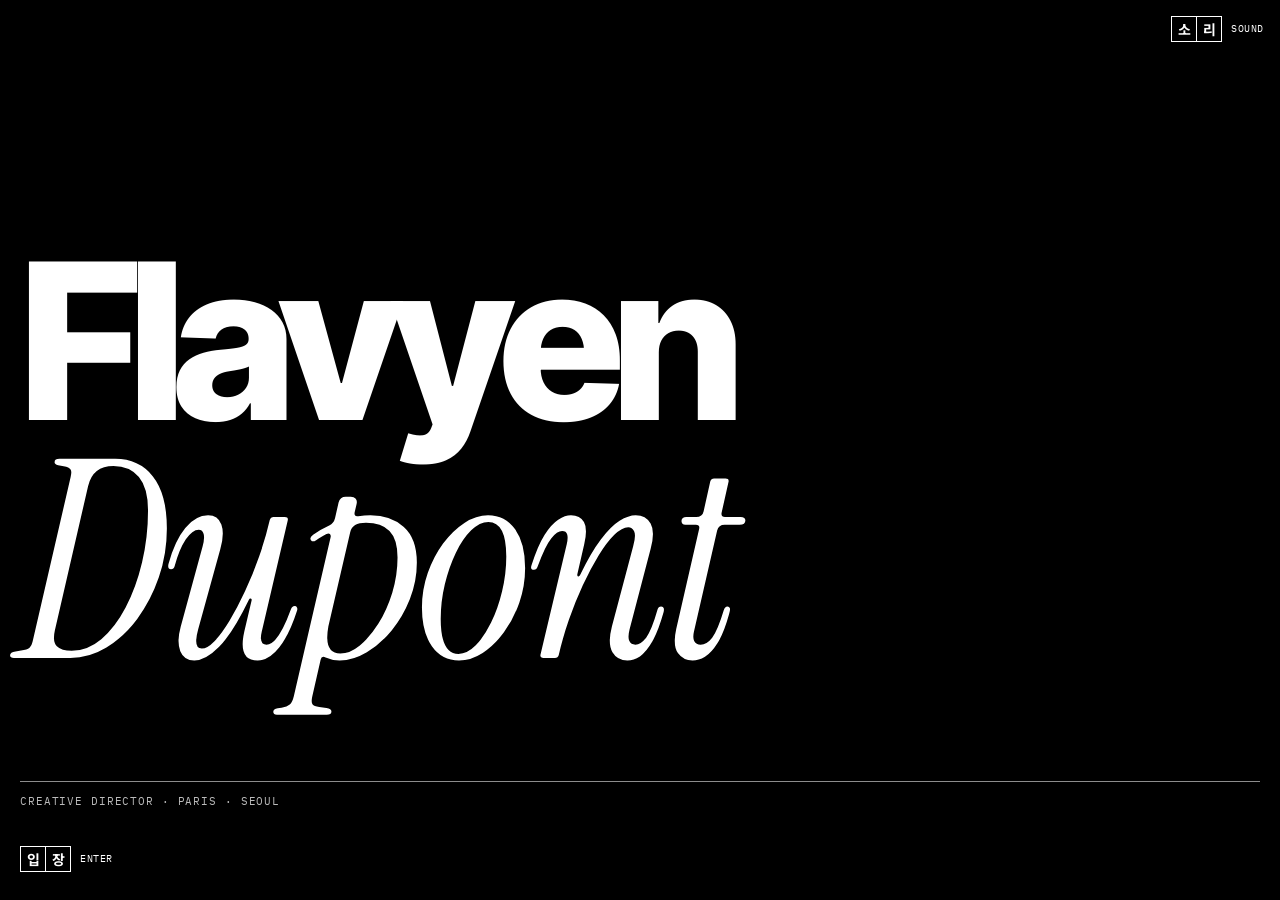
<file: index.html>
<!doctype html>
<html lang="fr">
<head>
<meta charset="utf-8">
<meta name="viewport" content="width=device-width, initial-scale=1, viewport-fit=cover">
<title>Flavyen Dupont · Creative Director</title>
<link rel="preconnect" href="https://fonts.googleapis.com">
<link rel="preconnect" href="https://fonts.gstatic.com" crossorigin>
<link href="https://fonts.googleapis.com/css2?family=IBM+Plex+Mono:wght@400;500&family=Instrument+Serif:ital@0;1&family=Inter+Tight:wght@400;500;700;800&family=Noto+Sans+KR:wght@500;700;900&display=swap" rel="stylesheet">
<link rel="icon" type="image/svg+xml" href="favicon.svg">
<link rel="icon" type="image/png" sizes="32x32" href="favicon-32.png">
<link rel="apple-touch-icon" href="apple-touch-icon.png">
<link rel="stylesheet" href="style.css?v=20261007w">
</head>
<body data-vue="bande">

<div id="intro">
  <i class="barre h"></i><i class="barre b"></i>
  <div class="cadre"><video muted playsinline preload="auto"></video><div class="voile"></div></div>
  <h1><span class="a">Flavyen</span><span class="b">Dupont</span></h1>
  <i class="filet"></i>
  <p class="role mono">Creative Director · Paris · Seoul</p>
  <button class="btn" id="introSon"><span class="k"><b>소</b><b>리</b></span><span class="mono">Sound</span></button>
  <button class="btn" id="introEntrer"><span class="k"><b>입</b><b>장</b></span><span class="mono">Enter</span></button>
</div>

<header class="tete">
  <a class="qui" id="accueil"><b>Flavyen Dupont</b><span>Creative Director</span><span class="salue">Bonjour · Hi · 안녕하세요</span></a>
  <nav class="vues mono"><button data-vue="bande"><i class="pb"><b></b><b></b><b></b></i><span data-en="Strip">Bande</span></button><button data-vue="liste"><i class="pl"><b></b><b></b><b></b></i><span data-en="List">Liste</span></button></nav>
  <div class="filtres"><sup id="compte"></sup><div id="cats"></div></div>
  <nav class="menu">
    <button class="btn" data-vue="bande"><span class="k"><b>작</b><b>품</b></span><span class="mono">Films</span></button>
    <button class="btn" data-vue="apropos"><span class="k"><b>소</b><b>개</b></span><span class="mono" data-en="About">À propos</span></button>
    <button class="btn" data-vue="contact"><span class="k"><b>연</b><b>락</b></span><span class="mono">Contact</span></button>
  </nav>
</header>
<div class="heures mono" id="heures"></div>

<div class="axe"></div>
<section id="bande"><div id="piste"></div></section>
<canvas id="regle"></canvas>
<div class="outils mono" id="outils">
  <div class="ctl"><span data-en="Zoom">Zoom</span><button data-z="0.714">−</button><input type="range" id="zoomR" min="-1.05" max="1.61" step="0.01" value="0" aria-label="Zoom"><button data-z="1.4">+</button></div>
  <div class="ctl"><span data-en="Height">Hauteur</span><input type="range" id="hautR" min="52" max="160" step="1" value="66" aria-label="Track height"></div>
  <p class="aide" id="aide"></p>
</div>
<div id="poignee"></div>
<button class="btn" id="sonAccueil"><span class="k"><b>소</b><b>리</b></span><span class="mono"></span></button>
<div id="lu">
  <div class="mono"><span id="luNo"></span><span id="luTc"></span></div>
  <div class="mono" id="luMeta"></div>
</div>

<section id="liste"></section>
<div id="flottant"><img alt=""></div>

<div id="titres"><div id="rouleau"></div></div>

<section id="apropos" class="page">
  <div class="colonne">
    <div class="logo-fd" data-logo></div>
    <p class="chapeau">I’m Flavyen Dupont, a Director &amp; Art Director, but also Motion Designer, Editor and Producer. I have worked in digital, cinema and television.</p>
    <div class="listes">
      <dl><dt class="mono" data-en="Roles">Rôles</dt><dd>Director</dd><dd>Art Director</dd><dd>Motion Designer</dd><dd>Editor</dd><dd>Producer</dd></dl>
      <dl><dt class="mono" data-en="With">Avec</dt><dd>Google</dd><dd>YouTube</dd><dd>Coway</dd><dd>Hyundai</dd><dd>Samyang</dd><dd>DCMJ</dd><dd>Mentorshow</dd><dd>Deezer</dd></dl>
    </div>
    <p class="geste mono" id="geste"></p>
  </div>
  <div class="grand"><div class="tl"><span class="g">About</span><span class="salut"><span class="tour" id="tour"><i>Bonjour.</i><i>Hi.</i><i class="ko">안녕하세요.</i><i>Buongiorno.</i><i>Bonjour.</i></span></span></div></div>
</section>
<div id="trainee"></div>

<section id="contact" class="page">
  <div class="colonne">
    <div class="logo-fd" data-logo></div>
    <p class="chapeau">Always looking for new challenges. If you like the work, write to me and let’s have a coffee.</p>
    <div class="adresses">
      <a class="lien" id="courriel" data-copie="flavyen.dupont@hotmail.com"><span class="mono">Email</span><span class="v">flavyen.dupont@hotmail.com</span><span class="mono f" data-en="Copy">Copier</span></a>
      <a class="lien" href="https://www.instagram.com/flavyen_d/" target="_blank" rel="noopener"><span class="mono">Instagram</span><span class="v">@flavyen_d</span><span class="mono f">↗</span></a>
      <a class="lien" href="https://vimeo.com/user74346532" target="_blank" rel="noopener"><span class="mono">Vimeo</span><span class="v">user74346532</span><span class="mono f">↗</span></a>
      <a class="lien" href="https://www.imdb.com/fr/name/nm17439350/" target="_blank" rel="noopener"><span class="mono">IMDb</span><span class="v">Flavyen Dupont</span><span class="mono f">↗</span></a>
    </div>
    <p class="geste mono" id="heures2"></p>
  </div>
  <div class="grand"><div class="tl"><span class="g">flavyen.dupont</span><span class="i">@hotmail.com</span></div></div>
</section>

<section id="film">
  <div class="noir"></div>
  <video id="fv" playsinline muted preload="auto"></video>
  <img id="fa" alt="">
  <div id="vimeo"></div>
  <div id="voile"></div>
  <div id="generique"><div class="roule" id="fiche"></div></div>
  <div class="ui haut">
    <button class="btn" id="retour"><span class="k"><b>닫</b><b>기</b></span><span class="mono" data-en="Close">Fermer</span></button>
    <div class="droite">
      <button class="btn" id="qualite"><span class="k"><b>화</b><b>질</b></span><span class="mono" id="qualiteTxt">Auto</span></button>
      <button class="btn" id="son"><span class="k"><b>소</b><b>리</b></span><span class="mono" id="sonTxt" data-en="Muted">Son coupé</span></button>
      <button class="btn" id="info"><span class="k"><b>제</b><b>작</b><b>진</b></span><span class="mono" data-en="Credits">Crédits</span></button>
    </div>
  </div>
  <div class="ui bas">
    <div class="ligne"><span class="compteur" id="fNo"></span><span class="mono" id="fTc"></span></div>
    <div class="tuiles">
      <div class="rangee" id="tTitre"></div>
      <div class="regleT mono" id="tRegle"></div>
      <div class="rangee" id="tTemps"></div>
    </div>
    <div class="tcmd">
      <button class="btn" id="prec"><span class="k"><b>이</b><b>전</b></span><span class="mono" data-en="Previous">Précédent</span></button>
      <button class="btn" id="suiv"><span class="k"><b>다</b><b>음</b></span><span class="mono" data-en="Next">Suivant</span></button>
      <button class="btn" id="pause"><span class="k"><b>멈</b><b>춤</b></span><span class="mono" id="pauseTxt">Pause</span></button>
    </div>
  </div>
</section>

<div id="curseur"></div>

<script src="https://player.vimeo.com/api/player.js" async></script>
<script src="donnees.js?v=20261007w" defer></script>
<script src="logo.js?v=20261007w" defer></script>
<script src="intro.js?v=20261007w" defer></script>
<script src="app.js?v=20261007w" defer></script>
</body>
</html>
</file>
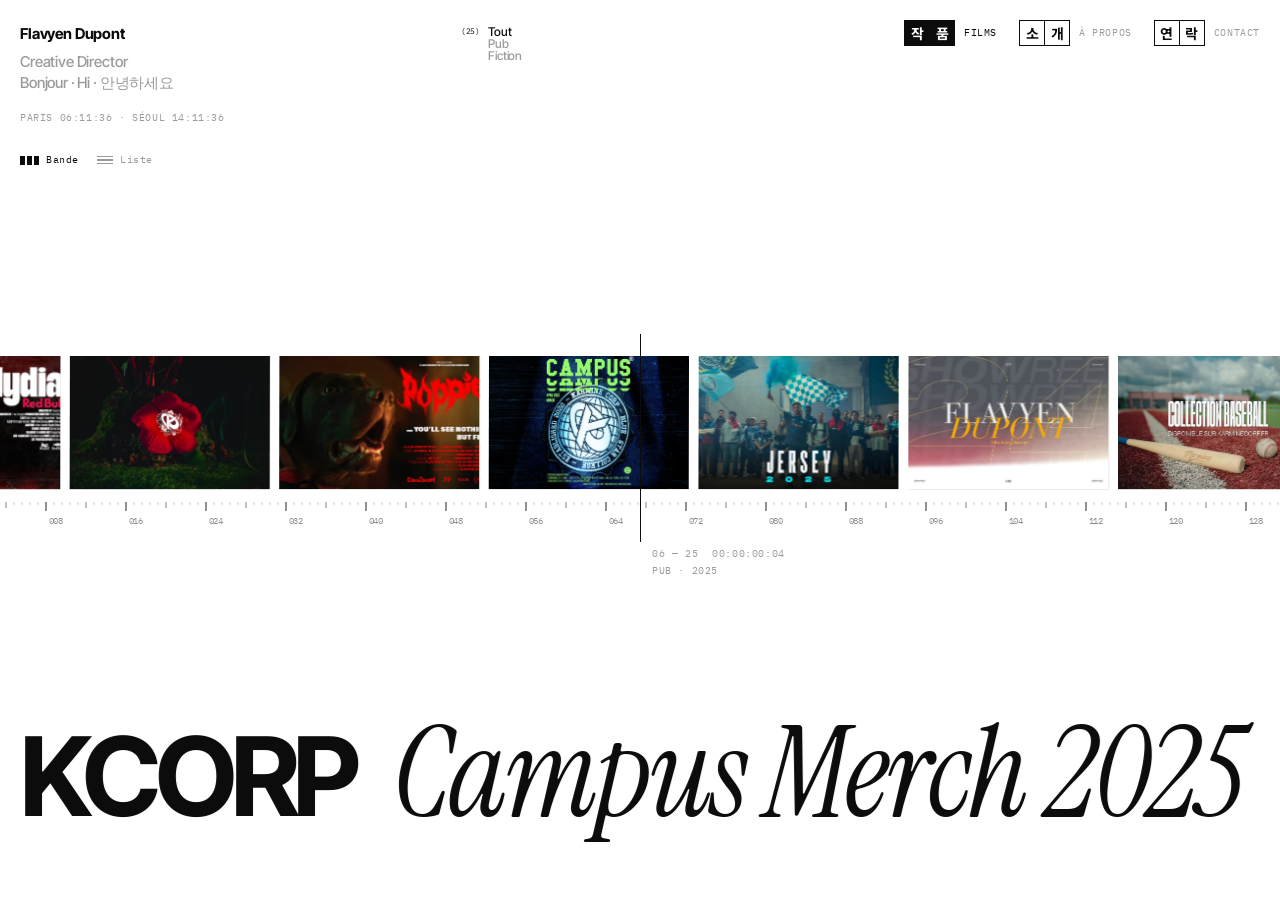
<file: v1/index.html>
<!doctype html>
<html lang="fr">
<head>
<meta charset="utf-8">
<meta name="viewport" content="width=device-width, initial-scale=1, viewport-fit=cover">
<title>Flavyen Dupont · Creative Director</title>
<link rel="preconnect" href="https://fonts.googleapis.com">
<link rel="preconnect" href="https://fonts.gstatic.com" crossorigin>
<link href="https://fonts.googleapis.com/css2?family=IBM+Plex+Mono:wght@400;500&family=Instrument+Serif:ital@0;1&family=Inter+Tight:wght@400;500;700;800&family=Noto+Sans+KR:wght@500;700;900&display=swap" rel="stylesheet">
<link rel="icon" type="image/svg+xml" href="../favicon.svg">
<link rel="icon" type="image/png" sizes="32x32" href="../favicon-32.png">
<link rel="apple-touch-icon" href="../apple-touch-icon.png">
<link rel="stylesheet" href="style.css?v=20261005g">
</head>
<body data-vue="bande">

<header class="tete">
  <a class="qui" id="accueil"><b>Flavyen Dupont</b><span>Creative Director</span><span class="salue">Bonjour · Hi · 안녕하세요</span></a>
  <nav class="vues mono"><button data-vue="bande"><i class="pb"><b></b><b></b><b></b></i>Bande</button><button data-vue="liste"><i class="pl"><b></b><b></b><b></b></i>Liste</button></nav>
  <div class="filtres"><sup id="compte"></sup><div id="cats"></div></div>
  <nav class="menu">
    <button class="btn" data-vue="bande"><span class="k"><b>작</b><b>품</b></span><span class="mono">Films</span></button>
    <button class="btn" data-vue="apropos"><span class="k"><b>소</b><b>개</b></span><span class="mono">À propos</span></button>
    <button class="btn" data-vue="contact"><span class="k"><b>연</b><b>락</b></span><span class="mono">Contact</span></button>
  </nav>
</header>
<div class="heures mono" id="heures"></div>

<div class="axe"></div>
<section id="bande"><div id="piste"></div></section>
<canvas id="regle"></canvas>
<div id="lu">
  <div class="mono"><span id="luNo"></span><span id="luTc"></span></div>
  <div class="mono" id="luMeta"></div>
</div>

<section id="liste"></section>
<div id="flottant"><img alt=""></div>

<div id="titres"><div id="rouleau"></div></div>

<section id="apropos" class="page">
  <div class="colonne">
    <div class="logo-fd" data-logo></div>
    <p class="chapeau">I’m Flavyen Dupont, a Director &amp; Art Director, but also Motion Designer, Editor and Producer. I have worked in digital, cinema and television.</p>
    <div class="listes">
      <dl><dt class="mono">Rôles</dt><dd>Director</dd><dd>Art Director</dd><dd>Motion Designer</dd><dd>Editor</dd><dd>Producer</dd></dl>
      <dl><dt class="mono">Avec</dt><dd>Google</dd><dd>YouTube</dd><dd>Coway</dd><dd>Hyundai</dd><dd>Samyang</dd><dd>DCMJ</dd><dd>Mentorshow</dd><dd>Deezer</dd></dl>
    </div>
    <p class="geste mono" id="geste"></p>
  </div>
  <div class="grand"><div class="tl"><span class="g">About</span><span class="salut"><span class="tour" id="tour"><i>Bonjour.</i><i>Hi.</i><i class="ko">안녕하세요.</i><i>Buongiorno.</i><i>Bonjour.</i></span></span></div></div>
</section>
<div id="trainee"></div>

<section id="contact" class="page">
  <div class="colonne">
    <div class="logo-fd" data-logo></div>
    <p class="chapeau">Always looking for new challenges. If you like the work, write to me and let’s have a coffee.</p>
    <div class="adresses">
      <a class="lien" id="courriel" data-copie="flavyen.dupont@hotmail.com"><span class="mono">Email</span><span class="v">flavyen.dupont@hotmail.com</span><span class="mono f">Copier</span></a>
      <a class="lien" href="https://www.instagram.com/flavyen_d/" target="_blank" rel="noopener"><span class="mono">Instagram</span><span class="v">@flavyen_d</span><span class="mono f">↗</span></a>
      <a class="lien" href="https://vimeo.com/user74346532" target="_blank" rel="noopener"><span class="mono">Vimeo</span><span class="v">user74346532</span><span class="mono f">↗</span></a>
      <a class="lien" href="https://www.imdb.com/fr/name/nm17439350/" target="_blank" rel="noopener"><span class="mono">IMDb</span><span class="v">Flavyen Dupont</span><span class="mono f">↗</span></a>
    </div>
    <p class="geste mono" id="heures2"></p>
  </div>
  <div class="grand"><div class="tl"><span class="g">flavyen.dupont</span><span class="i">@hotmail.com</span></div></div>
</section>

<section id="film">
  <div class="noir"></div>
  <video id="fv" playsinline muted preload="auto"></video>
  <img id="fa" alt="">
  <div id="vimeo"></div>
  <div id="voile"></div>
  <div id="generique"><div class="roule" id="fiche"></div></div>
  <div class="ui haut">
    <button class="btn" id="retour"><span class="k"><b>닫</b><b>기</b></span><span class="mono">Fermer</span></button>
    <div class="droite">
      <button class="btn" id="qualite"><span class="k"><b>화</b><b>질</b></span><span class="mono" id="qualiteTxt">Auto</span></button>
      <button class="btn" id="son"><span class="k"><b>소</b><b>리</b></span><span class="mono" id="sonTxt">Son coupé</span></button>
      <button class="btn" id="info"><span class="k"><b>제</b><b>작</b><b>진</b></span><span class="mono">Crédits</span></button>
    </div>
  </div>
  <div class="ui bas">
    <div class="ligne"><span class="compteur" id="fNo"></span><span class="mono" id="fTc"></span></div>
    <div class="tuiles">
      <div class="rangee" id="tTitre"></div>
      <div class="regleT mono" id="tRegle"></div>
      <div class="rangee" id="tTemps"></div>
    </div>
    <div class="tcmd">
      <button class="btn" id="prec"><span class="k"><b>이</b><b>전</b></span><span class="mono">Précédent</span></button>
      <button class="btn" id="suiv"><span class="k"><b>다</b><b>음</b></span><span class="mono">Suivant</span></button>
      <button class="btn" id="pause"><span class="k"><b>멈</b><b>춤</b></span><span class="mono" id="pauseTxt">Pause</span></button>
    </div>
  </div>
</section>

<div id="curseur"></div>

<script src="https://player.vimeo.com/api/player.js" async></script>
<script src="../donnees.js?v=20261005g" defer></script>
<script src="../logo.js?v=20261005g" defer></script>
<script src="app.js?v=20261005g" defer></script>
</body>
</html>
</file>
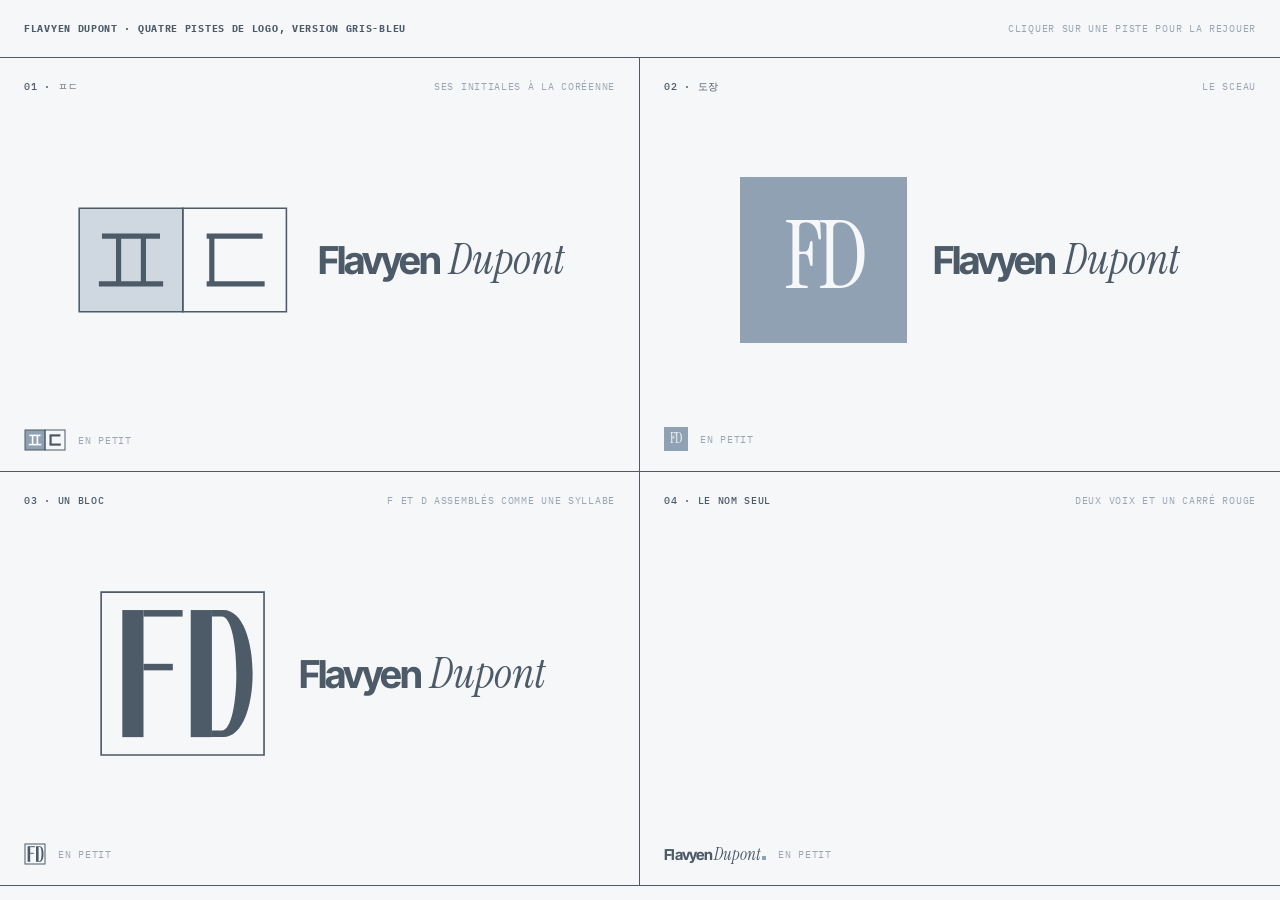
<file: logo.html>
<!doctype html>
<html lang="fr">
<head>
<meta charset="utf-8">
<meta name="viewport" content="width=device-width, initial-scale=1">
<title>Flavyen Dupont · pistes de logo</title>
<link rel="icon" type="image/svg+xml" href="favicon.svg">
<link rel="preconnect" href="https://fonts.googleapis.com">
<link rel="preconnect" href="https://fonts.gstatic.com" crossorigin>
<link href="https://fonts.googleapis.com/css2?family=IBM+Plex+Mono:wght@400;500&family=Instrument+Serif:ital@0;1&family=Inter+Tight:wght@500;700&family=Playfair+Display:wght@700;900&display=swap" rel="stylesheet">
<style>
:root {
  --encre: #4d5a67;
  --papier: #f5f7f9;
  --gris: #9aa6b2;
  --rouge: #8fa1b3;
  --clair: #cfd8e1;
  --sans: "Inter Tight", "Helvetica Neue", Helvetica, Arial, sans-serif;
  --serif: "Instrument Serif", "Times New Roman", serif;
  --didot: "Playfair Display", Didot, "Bodoni MT", serif;
  --mono: "IBM Plex Mono", ui-monospace, Menlo, monospace;
  --e: cubic-bezier(.2, .7, .2, 1);
}
* {
  box-sizing: border-box;
  margin: 0;
}
body {
  background: var(--papier);
  color: var(--encre);
  font: 500 15px/1.2 var(--sans);
  -webkit-font-smoothing: antialiased;
}
.mono {
  font: 400 10px/1.3 var(--mono);
  letter-spacing: .07em;
  text-transform: uppercase;
}
header {
  display: flex;
  justify-content: space-between;
  padding: 22px 24px;
}
header span {
  color: var(--gris);
}
main {
  display: grid;
  grid-template-columns: 1fr 1fr;
  border-top: 1px solid var(--encre);
}
.piste {
  position: relative;
  min-height: 46vh;
  padding: 22px 24px 64px;
  border-bottom: 1px solid var(--encre);
  cursor: pointer;
  display: flex;
  flex-direction: column;
}
.piste:nth-child(odd) {
  border-right: 1px solid var(--encre);
}
.piste .no {
  display: flex;
  justify-content: space-between;
  color: var(--gris);
}
.piste .no b {
  font-weight: 500;
  color: var(--encre);
}
.scene {
  flex: 1;
  display: flex;
  align-items: center;
  justify-content: center;
  gap: 26px;
  padding: 30px 0 10px;
}
.petit {
  position: absolute;
  left: 24px;
  bottom: 20px;
  display: flex;
  align-items: center;
  gap: 12px;
  color: var(--gris);
}
.petit svg,
.petit .sceau {
  flex: none;
}

/* the name set beside a mark: two voices, as on the site */
.nom {
  display: flex;
  align-items: baseline;
  gap: .22em;
  font-size: clamp(24px, 3vw, 44px);
  white-space: nowrap;
  overflow: hidden;
}
.nom b {
  font: 700 1em/1.1 var(--sans);
  letter-spacing: -.05em;
}
.nom i {
  font: italic 400 1.12em/1.1 var(--serif);
}
.nom b,
.nom i {
  transform: translateY(115%);
}
.joue .nom b {
  animation: monte .8s var(--e) 1.9s forwards;
}
.joue .nom i {
  animation: monte .8s var(--e) 2.05s forwards;
}
@keyframes monte {
  to {
    transform: none;
  }
}

/* ---------- 1. ㅍㄷ: his initials the Korean way, written stroke by stroke, then inked */
.jamo {
  width: clamp(150px, 17vw, 240px);
  overflow: visible;
}
.jamo .bord,
.jamo .trait {
  fill: none;
  stroke: var(--encre);
  stroke-dasharray: 1;
  stroke-dashoffset: 1;
}
.jamo .bord {
  stroke-width: 1.5;
}
.jamo .trait {
  stroke-width: 5;
}
.jamo .plein {
  fill: var(--clair);
  transform: scaleX(0);
  transform-box: fill-box;
  transform-origin: left;
}
.joue .jamo .bord {
  animation: trace .7s var(--e) forwards;
}
.joue .jamo .trait {
  animation: trace .28s cubic-bezier(.5, 0, .2, 1) forwards;
  animation-delay: calc(.55s + var(--n) * .14s);
}
.joue .jamo .plein {
  animation: emplit .5s var(--e) 1.65s forwards;
}
.joue .jamo .g1 .trait {
  animation: trace .28s cubic-bezier(.5, 0, .2, 1) forwards, blanc .3s 1.75s forwards;
  animation-delay: calc(.55s + var(--n) * .14s), 1.75s;
}
@keyframes trace {
  to {
    stroke-dashoffset: 0;
  }
}
@keyframes emplit {
  to {
    transform: none;
  }
}
@keyframes blanc {
  to {
    stroke: var(--encre);
  }
}

/* ---------- 2. the seal: stamped once, slightly off, the way a hand does it */
.sceau {
  width: clamp(120px, 13vw, 180px);
  aspect-ratio: 1;
  background: var(--rouge);
  color: var(--papier);
  display: grid;
  place-items: center;
  font: 400 clamp(64px, 7.4vw, 104px)/1 var(--serif);
  letter-spacing: -.05em;
  opacity: 0;
}
.sceau span {
  transform: translateY(-.04em);
}
.joue .sceau {
  animation: tampon .55s cubic-bezier(.3, 0, .2, 1) .3s forwards;
}
@keyframes tampon {
  0% {
    opacity: 0;
    transform: scale(1.5);
  }
  55% {
    opacity: 1;
    transform: scale(.96);
  }
  75% {
    transform: scale(1.02);
  }
  100% {
    opacity: 1;
    transform: scale(1);
  }
}
.p2 .nom b {
  animation-delay: 1s;
}
.p2 .nom i {
  animation-delay: 1.15s;
}

/* ---------- 3. one block: F and D assembled inside a square, the way a Hangul syllable is built */
.bloc {
  width: clamp(130px, 14vw, 200px);
  overflow: visible;
}
.bloc .p {
  fill: var(--encre);
  opacity: 0;
}
.bloc .cadre {
  fill: none;
  stroke: var(--encre);
  stroke-width: 1;
  stroke-dasharray: 1;
  stroke-dashoffset: 1;
}
.joue .bloc .p {
  animation: assemble .7s var(--e) forwards;
  animation-delay: calc(.2s + var(--n) * .13s);
}
.joue .bloc .cadre {
  animation: trace .9s var(--e) 1.1s forwards;
}
@keyframes assemble {
  from {
    opacity: 0;
    transform: translate(var(--dx), var(--dy));
  }
  to {
    opacity: 1;
    transform: none;
  }
}
.p3 .nom b {
  animation-delay: 1.5s;
}
.p3 .nom i {
  animation-delay: 1.65s;
}

/* ---------- 4. the name alone, in two voices, closed by one red square */
.mot {
  display: flex;
  align-items: baseline;
  gap: .16em;
  font-size: clamp(40px, 5.6vw, 86px);
  white-space: nowrap;
}
.mot .l {
  display: inline-block;
  overflow: hidden;
  vertical-align: bottom;
}
.mot .l span {
  display: inline-block;
  transform: translateY(110%);
}
.mot b {
  font: 700 1em/1.15 var(--sans);
  letter-spacing: -.055em;
}
.mot i {
  font: italic 400 1.14em/1.15 var(--serif);
  letter-spacing: -.01em;
}
.mot .point {
  width: .2em;
  height: .2em;
  background: var(--rouge);
  align-self: flex-end;
  margin: 0 0 .2em -.1em;
  opacity: 0;
}
.joue .mot .l span {
  animation: monte .75s var(--e) forwards;
  animation-delay: calc(.2s + var(--n) * .045s);
}
.joue .mot .point {
  animation: tombe .7s cubic-bezier(.3, 1.6, .5, 1) 1.25s forwards;
}
@keyframes tombe {
  from {
    opacity: 1;
    transform: translateY(-1.6em);
  }
  to {
    opacity: 1;
    transform: none;
  }
}

@media (max-width: 760px) {
  main {
    grid-template-columns: 1fr;
  }
  .piste:nth-child(odd) {
    border-right: 0;
  }
  .scene {
    flex-direction: column;
    gap: 18px;
  }
}
</style>
</head>
<body>

<!-- rough edge for the seal, like ink pressed on paper -->
<svg width="0" height="0" style="position:absolute">
  <filter id="encre" x="-5%" y="-5%" width="110%" height="110%">
    <feTurbulence type="fractalNoise" baseFrequency=".85" numOctaves="2" seed="4" result="b"/>
    <feDisplacementMap in="SourceGraphic" in2="b" scale="3.2"/>
  </filter>
</svg>

<header class="mono"><b>Flavyen Dupont · quatre pistes de logo, version gris-bleu</b><span>Cliquer sur une piste pour la rejouer</span></header>

<main>
  <section class="piste p1">
    <div class="no mono"><b>01 · ㅍㄷ</b><span>Ses initiales à la coréenne</span></div>
    <div class="scene">
      <svg class="jamo" viewBox="0 0 210 110">
        <rect class="plein" x="5" y="5" width="100" height="100"/>
        <rect class="bord" x="5" y="5" width="100" height="100" pathLength="1"/>
        <rect class="bord" x="105" y="5" width="100" height="100" pathLength="1"/>
        <g class="g1">
          <line class="trait" style="--n:0" x1="27" y1="32" x2="83" y2="32" pathLength="1"/>
          <line class="trait" style="--n:1" x1="43" y1="32" x2="43" y2="78" pathLength="1"/>
          <line class="trait" style="--n:2" x1="67" y1="32" x2="67" y2="78" pathLength="1"/>
          <line class="trait" style="--n:3" x1="24" y1="78" x2="86" y2="78" pathLength="1"/>
        </g>
        <g>
          <line class="trait" style="--n:4" x1="128" y1="32" x2="182" y2="32" pathLength="1"/>
          <line class="trait" style="--n:5" x1="133" y1="32" x2="133" y2="78" pathLength="1"/>
          <line class="trait" style="--n:6" x1="128" y1="78" x2="184" y2="78" pathLength="1"/>
        </g>
      </svg>
      <div class="nom"><b>Flavyen</b><i>Dupont</i></div>
    </div>
    <div class="petit mono">
      <svg width="42" height="22" viewBox="0 0 210 110"><rect x="5" y="5" width="100" height="100" fill="#8fa1b3"/><rect x="5" y="5" width="100" height="100" fill="none" stroke="#4d5a67" stroke-width="5"/><rect x="105" y="5" width="100" height="100" fill="none" stroke="#4d5a67" stroke-width="5"/><g stroke="#fff" stroke-width="8"><line x1="27" y1="32" x2="83" y2="32"/><line x1="43" y1="32" x2="43" y2="78"/><line x1="67" y1="32" x2="67" y2="78"/><line x1="24" y1="78" x2="86" y2="78"/></g><g stroke="#4d5a67" stroke-width="11"><line x1="128" y1="32" x2="182" y2="32"/><line x1="133" y1="32" x2="133" y2="78"/><line x1="128" y1="78" x2="184" y2="78"/></g></svg>
      En petit
    </div>
  </section>

  <section class="piste p2">
    <div class="no mono"><b>02 · 도장</b><span>Le sceau</span></div>
    <div class="scene">
      <div class="sceau"><span>FD</span></div>
      <div class="nom"><b>Flavyen</b><i>Dupont</i></div>
    </div>
    <div class="petit mono">
      <div class="sceau" style="width:24px;font-size:14px;opacity:1;"><span>FD</span></div>
      En petit
    </div>
  </section>

  <section class="piste p3">
    <div class="no mono"><b>03 · Un bloc</b><span>F et D assemblés comme une syllabe</span></div>
    <div class="scene">
      <svg class="bloc" viewBox="0 0 110 110">
        <rect class="cadre" x="5" y="5" width="100" height="100" pathLength="1"/>
        <rect class="p" style="--n:0;--dx:-40px;--dy:0px" x="18" y="16" width="13" height="78"/>
        <rect class="p" style="--n:1;--dx:0px;--dy:-34px" x="31" y="16" width="24" height="4"/>
        <rect class="p" style="--n:2;--dx:-26px;--dy:0px" x="31" y="49" width="18" height="4"/>
        <rect class="p" style="--n:3;--dx:0px;--dy:40px" x="60" y="16" width="13" height="78"/>
        <path class="p" style="--n:4;--dx:36px;--dy:0px" d="M73 16H80C104 16 104 94 80 94H73V90H79C91 90 91 20 79 20H73Z"/>
      </svg>
      <div class="nom"><b>Flavyen</b><i>Dupont</i></div>
    </div>
    <div class="petit mono">
      <svg width="22" height="22" viewBox="0 0 110 110" fill="#4d5a67"><rect x="5" y="5" width="100" height="100" fill="none" stroke="#4d5a67" stroke-width="5"/><rect x="18" y="16" width="13" height="78"/><rect x="31" y="16" width="24" height="5"/><rect x="31" y="49" width="18" height="5"/><rect x="60" y="16" width="13" height="78"/><path d="M73 16H80C104 16 104 94 80 94H73V90H79C91 90 91 20 79 20H73Z"/></svg>
      En petit
    </div>
  </section>

  <section class="piste p4">
    <div class="no mono"><b>04 · Le nom seul</b><span>Deux voix et un carré rouge</span></div>
    <div class="scene">
      <div class="mot" id="mot"></div>
    </div>
    <div class="petit mono">
      <span style="font:700 15px var(--sans);letter-spacing:-.05em;color:#4d5a67;text-transform:none">Flavyen <i style="font:italic 400 17px var(--serif);letter-spacing:0">Dupont</i><span style="display:inline-block;width:4px;height:4px;background:#8fa1b3;margin-left:1px"></span></span>
      En petit
    </div>
  </section>
</main>

<script>
// the wordmark is built letter by letter so each one can rise on its own
(function () {
  const mot = document.getElementById('mot');
  let n = 0;
  for (const [tag, texte] of [['b', 'Flavyen'], ['i', 'Dupont']]) {
    const voix = document.createElement(tag);
    for (const ch of texte) {
      const l = document.createElement('span'), s = document.createElement('span');
      l.className = 'l';
      s.textContent = ch;
      s.style.setProperty('--n', n++);
      l.appendChild(s);
      voix.appendChild(l);
    }
    mot.appendChild(voix);
  }
  const point = document.createElement('span');
  point.className = 'point';
  mot.appendChild(point);

  const jouer = function (p) {
    p.classList.remove('joue');
    void p.offsetWidth;
    p.classList.add('joue');
  };
  document.querySelectorAll('.piste').forEach(function (p, i) {
    p.addEventListener('click', () => jouer(p));
    setTimeout(() => jouer(p), 300 + i * 350);
  });
})();
</script>
</body>
</html>
</file>
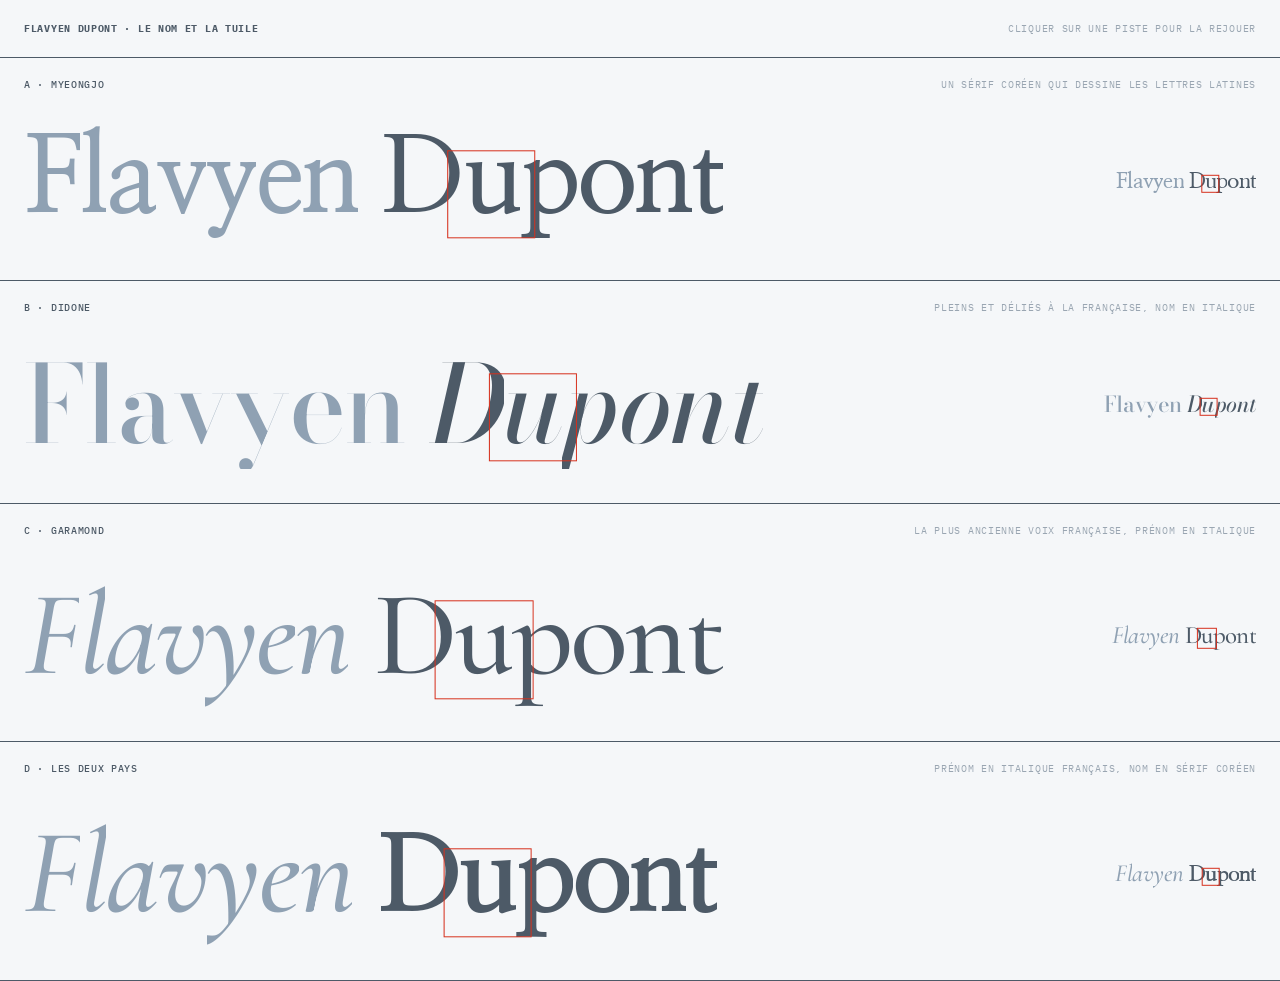
<file: logo2.html>
<!doctype html>
<html lang="fr">
<head>
<meta charset="utf-8">
<meta name="viewport" content="width=device-width, initial-scale=1">
<title>Flavyen Dupont · le nom et la tuile</title>
<link rel="icon" type="image/svg+xml" href="favicon.svg">
<link rel="preconnect" href="https://fonts.googleapis.com">
<link rel="preconnect" href="https://fonts.gstatic.com" crossorigin>
<link href="https://fonts.googleapis.com/css2?family=Bodoni+Moda:ital,opsz,wght@0,6..96,400;0,6..96,500;1,6..96,400;1,6..96,500&family=Cormorant+Garamond:ital,wght@0,400;0,500;1,400;1,500&family=IBM+Plex+Mono:wght@400;500&family=Nanum+Myeongjo:wght@400;700;800&display=swap" rel="stylesheet">
<style>
:root {
  --papier: #f5f7f9;
  --bleu: #8fa1b3;
  --ardoise: #4d5a67;
  --gris: #9aa6b2;
  --rouge: #d6301d;
  --mono: "IBM Plex Mono", ui-monospace, Menlo, monospace;
  --myeongjo: "Nanum Myeongjo", "AppleMyungjo", serif;
  --didone: "Bodoni Moda", Didot, "Bodoni MT", serif;
  --garamond: "Cormorant Garamond", Garamond, "Times New Roman", serif;
}
* {
  box-sizing: border-box;
  margin: 0;
}
body {
  background: var(--papier);
  color: var(--ardoise);
  -webkit-font-smoothing: antialiased;
}
.mono {
  font: 400 10px/1.3 var(--mono);
  letter-spacing: .07em;
  text-transform: uppercase;
}
header {
  display: flex;
  justify-content: space-between;
  padding: 22px 24px;
}
header span {
  color: var(--gris);
}
.piste {
  position: relative;
  border-top: 1px solid var(--ardoise);
  padding: 20px 24px 26px;
  cursor: pointer;
}
.piste:last-of-type {
  border-bottom: 1px solid var(--ardoise);
}
.piste .no {
  display: flex;
  justify-content: space-between;
  color: var(--gris);
}
.piste .no b {
  font-weight: 500;
  color: var(--ardoise);
}
.scene {
  display: flex;
  align-items: center;
  justify-content: space-between;
  gap: 30px;
  padding: 26px 0 8px;
}

/* the name: one letter per box so the tile can walk from letter to letter */
.mot {
  position: relative;
  display: inline-flex;
  align-items: baseline;
  font-size: clamp(44px, 8.4vw, 132px);
  line-height: 1.2;
  white-space: nowrap;
}
.mot.petit {
  font-size: 22px;
}
.mot .v {
  display: inline-flex;
}
.mot .prenom {
  color: var(--bleu);
  margin-right: .22em;
}
.mot .l {
  display: inline-block;
  overflow: hidden;
}
.mot .l span {
  display: inline-block;
  transform: translateY(105%);
}
.joue .mot .l span {
  animation: monte .8s cubic-bezier(.2, .7, .2, 1) forwards;
  animation-delay: calc(var(--n) * 40ms);
}
.mot.petit .l span {
  transform: none;
  animation: none;
}
@keyframes monte {
  to {
    transform: none;
  }
}
/* the tile: one square of manuscript paper, resting on one letter */
.tuile {
  position: absolute;
  left: 0;
  top: 0;
  border: 1px solid var(--rouge);
  pointer-events: none;
  opacity: 0;
}
.rouge .tuile {
  border-color: var(--rouge);
}

/* 1. a Korean serif drawing the Latin letters */
.f1 .mot {
  font-family: var(--myeongjo);
  font-weight: 700;
  letter-spacing: -.035em;
}
/* 2. a French Didone: thick and thin, as on a fashion masthead */
.f2 .mot {
  font-family: var(--didone);
  font-weight: 500;
  letter-spacing: -.02em;
}
.f2 .mot .nom {
  font-style: italic;
}
/* 3. Garamond, the oldest French voice: first name in italic */
.f3 .mot {
  font-family: var(--garamond);
  font-weight: 500;
  letter-spacing: -.025em;
  font-size: clamp(48px, 9.4vw, 148px);
}
.f3 .mot .prenom {
  font-style: italic;
}
.f3 .mot.petit {
  font-size: 25px;
}
/* 4. the two countries side by side: French italic first name, Korean serif family name */
.f4 .mot .prenom {
  font-family: var(--garamond);
  font-style: italic;
  font-weight: 500;
  font-size: 1.12em;
  letter-spacing: -.02em;
}
.f4 .mot .nom {
  font-family: var(--myeongjo);
  font-weight: 800;
  letter-spacing: -.04em;
}

@media (max-width: 760px) {
  .scene {
    flex-direction: column;
    align-items: flex-start;
    gap: 14px;
  }
}
</style>
</head>
<body>

<header class="mono"><b>Flavyen Dupont · le nom et la tuile</b><span>Cliquer sur une piste pour la rejouer</span></header>

<section class="piste f1" data-cible="u">
  <div class="no mono"><b>A · Myeongjo</b><span>Un sérif coréen qui dessine les lettres latines</span></div>
  <div class="scene"><div class="mot"></div><div class="mot petit"></div></div>
</section>
<section class="piste f2" data-cible="u">
  <div class="no mono"><b>B · Didone</b><span>Pleins et déliés à la française, nom en italique</span></div>
  <div class="scene"><div class="mot"></div><div class="mot petit"></div></div>
</section>
<section class="piste f3" data-cible="u">
  <div class="no mono"><b>C · Garamond</b><span>La plus ancienne voix française, prénom en italique</span></div>
  <div class="scene"><div class="mot"></div><div class="mot petit"></div></div>
</section>
<section class="piste f4 rouge" data-cible="u">
  <div class="no mono"><b>D · Les deux pays</b><span>Prénom en italique français, nom en sérif coréen</span></div>
  <div class="scene"><div class="mot"></div><div class="mot petit"></div></div>
</section>

<script>
(function () {
  const PRENOM = 'Flavyen', NOM = 'Dupont';

  function construire(mot) {
    let n = 0;
    const lettres = [];
    for (const [cls, texte] of [['prenom', PRENOM], ['nom', NOM]]) {
      const voix = document.createElement('span');
      voix.className = 'v ' + cls;
      for (const ch of texte) {
        const l = document.createElement('span'), s = document.createElement('span');
        l.className = 'l';
        s.textContent = ch;
        s.style.setProperty('--n', n++);
        l.appendChild(s);
        voix.appendChild(l);
        lettres.push(l);
      }
      mot.appendChild(voix);
    }
    const tuile = document.createElement('div');
    tuile.className = 'tuile';
    mot.appendChild(tuile);
    return { lettres, tuile };
  }

  // where the tile sits when it frames one letter: a square, centred on the letter
  function place(mot, lettre, cote, haut) {
    const m = mot.getBoundingClientRect(), r = lettre.getBoundingClientRect();
    return `translate(${(r.left - m.left + r.width / 2 - cote / 2).toFixed(1)}px,${(r.top - m.top + r.height * haut - cote / 2).toFixed(1)}px)`;
  }

  function poser(mot, o, cible, anime) {
    const cote = parseFloat(getComputedStyle(mot).fontSize) * .82;
    o.tuile.style.width = o.tuile.style.height = cote + 'px';
    // the letter the tile comes to rest on: the first one of the family name that matches
    const fin = PRENOM.length + NOM.indexOf(cible);
    // a capital sits higher in the line than a small letter: the tile is centred on the one it frames
    const haut = cible === cible.toUpperCase() ? .49 : .6;
    if (!anime) {
      o.tuile.style.transform = place(mot, o.lettres[fin], cote, haut);
      o.tuile.style.opacity = 1;
      return;
    }
    // the tile walks along the name, one letter at a time, and stops on its letter
    const pas = [];
    for (let i = 0; i <= fin; i++) {
      pas.push({ transform: place(mot, o.lettres[i], cote, haut), opacity: 1, offset: i / fin, easing: 'cubic-bezier(.5,0,.2,1)' });
    }
    pas[0].opacity = 0;
    o.tuile.getAnimations().forEach(a => a.cancel());
    o.tuile.animate(pas, { duration: 150 * fin, delay: 900, fill: 'both' });
  }

  const pistes = [...document.querySelectorAll('.piste')].map(function (p) {
    const [grand, petit] = p.querySelectorAll('.mot');
    return { p, grand, petit, og: construire(grand), op: construire(petit) };
  });
  function jouer(x) {
    x.p.classList.remove('joue');
    void x.p.offsetWidth;
    x.p.classList.add('joue');
    poser(x.grand, x.og, x.p.dataset.cible, true);
    poser(x.petit, x.op, x.p.dataset.cible, false);
  }
  const lancer = function () {
    pistes.forEach(function (x, i) {
      x.p.addEventListener('click', () => jouer(x));
      setTimeout(() => jouer(x), 200 + i * 300);
    });
    addEventListener('resize', () => pistes.forEach(x => { poser(x.grand, x.og, x.p.dataset.cible, false); poser(x.petit, x.op, x.p.dataset.cible, false); }));
  };
  // the letters must be measured in their real typefaces
  (document.fonts ? Promise.race([document.fonts.ready, new Promise(r => setTimeout(r, 2500))]) : Promise.resolve()).then(lancer);
})();
</script>
</body>
</html>
</file>
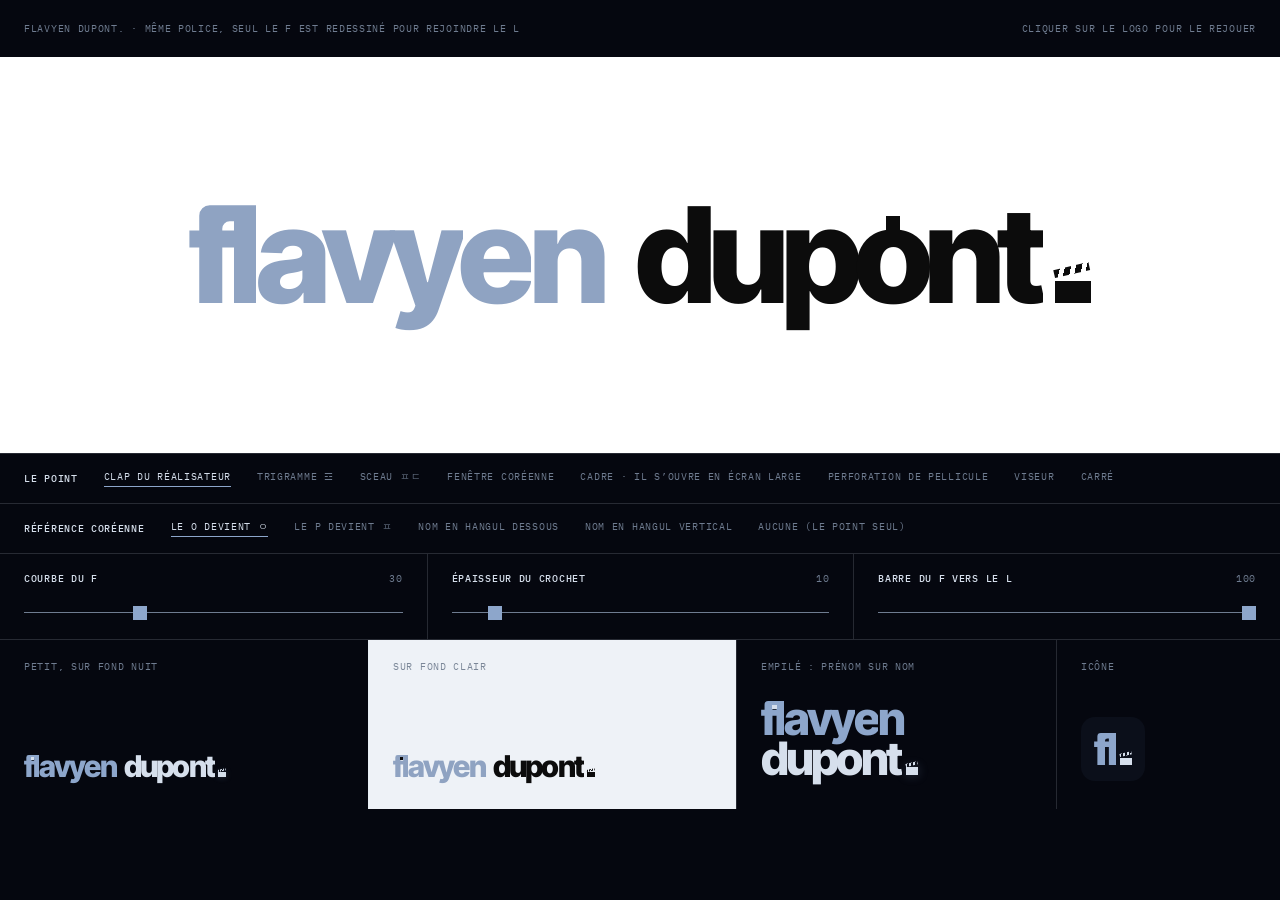
<file: logo3.html>
<!doctype html>
<html lang="fr">
<head>
<meta charset="utf-8">
<meta name="viewport" content="width=device-width, initial-scale=1">
<title>flavyen dupont. · logo</title>
<link rel="icon" type="image/svg+xml" href="favicon.svg">
<link rel="preconnect" href="https://fonts.googleapis.com">
<link rel="preconnect" href="https://fonts.gstatic.com" crossorigin>
<link href="https://fonts.googleapis.com/css2?family=IBM+Plex+Mono:wght@400;500&family=Inter+Tight:wght@800&family=Noto+Sans+KR:wght@500;700&display=swap" rel="stylesheet">
<style>
:root {
  --nuit: #05070f;
  --lettre: #d6dfec;
  --carre: #8da6cb;
  --gris: #6f7c90;
  --trait: rgba(214, 223, 236, .16);
  --sans: "Inter Tight", "Helvetica Neue", Helvetica, Arial, sans-serif;
  --mono: "IBM Plex Mono", ui-monospace, Menlo, monospace;
  --e: cubic-bezier(.2, .7, .2, 1);
}
* {
  box-sizing: border-box;
  margin: 0;
}
html,
body {
  min-height: 100%;
  background: var(--nuit);
  color: var(--lettre);
  -webkit-font-smoothing: antialiased;
}
.mono {
  font: 400 10px/1.3 var(--mono);
  letter-spacing: .07em;
  text-transform: uppercase;
  color: var(--gris);
}
header {
  display: flex;
  justify-content: space-between;
  padding: 22px 24px;
}
.scene {
  min-height: 44vh;
  display: grid;
  place-items: center;
  cursor: pointer;
  padding: 20px;
}

/* the word, in the first typeface, unchanged. Only the f and the l are redrawn, as one shape. */
.logo {
  display: inline-flex;
  align-items: baseline;
  font: 800 var(--t, clamp(40px, 10.4vw, 168px)) / 1 var(--sans);
  letter-spacing: -.062em;
  white-space: nowrap;
  position: relative;
  --prenom: #8da6cb;
  --nom: #d6dfec;
  --pointc: var(--nom);
  color: var(--nom);
}
.logo .w1,
.logo .fl {
  color: var(--prenom);
}
/* on white, as on the site: the family name stays black */
.clair .logo {
  --prenom: #8fa3c2;
  --nom: #0c0c0c;
}
.logo .c {
  display: inline-block;
  overflow: hidden;
  padding: .06em .04em .26em;
  margin: -.06em -.04em -.26em;
}
.logo .ligne {
  display: flex;
  align-items: baseline;
}
.logo .esp {
  width: .25em;
  flex: none;
}
/* stacked: first name over family name */
.logo.pile {
  flex-direction: column;
  align-items: flex-start;
}
.logo.pile .ligne + .ligne {
  margin-top: -.13em;
}
.logo .c span {
  display: inline-block;
}
.logo .c.apres-e {
  margin-left: -.012em;
}
.logo .fl {
  display: inline-block;
  overflow: hidden;
  padding: .06em 0 0;
  margin: -.06em 0 0;
  flex: none;
}
.logo .fl svg {
  display: block;
  fill: currentColor;
  overflow: visible;
}
.logo .pt {
  width: .19em;
  height: .19em;
  margin-left: .13em;
  background: var(--pointc);
  box-shadow: 0 0 .22em rgba(141, 166, 203, .3);
  flex: none;
}
.joue .logo .c span,
.joue .logo .fl svg {
  transform: translateY(125%);
  animation: monte .85s var(--e) forwards;
  animation-delay: calc(var(--n, 0) * 45ms);
}
.joue .logo .pt {
  opacity: 0;
  animation: tombe .7s cubic-bezier(.3, 1.6, .5, 1) .8s forwards, souffle 3.6s ease-in-out 1.6s infinite;
}
@keyframes monte {
  to {
    transform: none;
  }
}
@keyframes tombe {
  from {
    opacity: 1;
    transform: translateY(-1.5em);
  }
  to {
    opacity: 1;
    transform: none;
  }
}
/* the frame: it lands as a square, then opens to the width of a cinema screen (2.39 to 1) */
body[data-point="cadre"] .logo .pt {
  width: .454em;
}
body[data-point="cadre"] .joue .logo .pt {
  animation: tombe .7s cubic-bezier(.3, 1.6, .5, 1) .8s forwards, ouvre .75s cubic-bezier(.6, 0, .2, 1) 1.55s both, souffle 3.6s ease-in-out 2.5s infinite;
}
@keyframes ouvre {
  from {
    width: .19em;
  }
  to {
    width: .454em;
  }
}
/* the clap: a director's clapperboard, reduced to a block and its striped arm.
   It drops in with the arm open, claps shut once, then rests slightly open. */
body[data-point="clap"] .logo .pt {
  position: relative;
  width: .27em;
  height: .17em;
}
body[data-point="clap"] .logo .pt::before {
  content: "";
  position: absolute;
  left: 0;
  bottom: calc(100% + .022em);
  width: 100%;
  height: .058em;
  background: repeating-linear-gradient(115deg, var(--pointc) 0 .045em, transparent .045em .08em);
  transform-origin: left bottom;
  transform: rotate(-13deg);
}
body[data-point="clap"] .joue .logo .pt::before {
  animation: clap .9s cubic-bezier(.5, 0, .2, 1) 1.5s both;
}
@keyframes clap {
  0% {
    transform: rotate(-30deg);
  }
  30%,
  48% {
    transform: rotate(0deg);
  }
  100% {
    transform: rotate(-13deg);
  }
}
/* the perforation: one sprocket hole of a strip of film */
body[data-point="perfo"] .logo .pt {
  width: .268em;
  border-radius: .05em;
}
/* the viewfinder: four corner marks and a centre point, as in a camera's frame guide */
body[data-point="viseur"] .logo .pt {
  width: .27em;
  height: .27em;
  box-shadow: none;
  --b: .034em;
  --l: 36%;
  background:
    linear-gradient(var(--pointc), var(--pointc)) left top / var(--l) var(--b) no-repeat,
    linear-gradient(var(--pointc), var(--pointc)) left top / var(--b) var(--l) no-repeat,
    linear-gradient(var(--pointc), var(--pointc)) right top / var(--l) var(--b) no-repeat,
    linear-gradient(var(--pointc), var(--pointc)) right top / var(--b) var(--l) no-repeat,
    linear-gradient(var(--pointc), var(--pointc)) left bottom / var(--l) var(--b) no-repeat,
    linear-gradient(var(--pointc), var(--pointc)) left bottom / var(--b) var(--l) no-repeat,
    linear-gradient(var(--pointc), var(--pointc)) right bottom / var(--l) var(--b) no-repeat,
    linear-gradient(var(--pointc), var(--pointc)) right bottom / var(--b) var(--l) no-repeat,
    linear-gradient(var(--pointc), var(--pointc)) center / .056em .056em no-repeat;
}
body[data-point="viseur"] .joue .logo .pt {
  animation: tombe .7s cubic-bezier(.3, 1.6, .5, 1) .8s forwards;
}

@keyframes souffle {
  50% {
    box-shadow: 0 0 .5em rgba(141, 166, 203, .6);
  }
}

.choix {
  display: flex;
  flex-wrap: wrap;
  align-items: center;
  gap: 10px 26px;
  padding: 16px 24px;
  border-top: 1px solid var(--trait);
}
.choix b {
  font-weight: 500;
  color: var(--lettre);
}
.choix button {
  font: inherit;
  letter-spacing: inherit;
  text-transform: inherit;
  color: var(--gris);
  background: none;
  border: 0;
  border-bottom: 1px solid transparent;
  padding: 0 0 3px;
  cursor: pointer;
}
.choix button.actif {
  color: var(--lettre);
  border-bottom-color: var(--carre);
}

/* Korean reference 1: the red tile of manuscript paper, resting on the u of dupont */
.logo .tuile {
  position: absolute;
  width: .64em;
  height: .64em;
  border: max(1px, .011em) solid #d6301d;
  pointer-events: none;
  display: none;
}
body[data-coree="tuile"] .logo .tuile,
body[data-coree="deux"] .logo .tuile {
  display: block;
}
.joue .logo .tuile {
  opacity: 0;
  animation: pose .5s cubic-bezier(.3, 0, .2, 1) 1.15s forwards;
}
@keyframes pose {
  from {
    opacity: 0;
    transform: scale(1.35);
  }
  to {
    opacity: 1;
    transform: none;
  }
}
/* Korean reference 2: his name in Hangul, small, under the logo */
.logo .hangul {
  position: absolute;
  left: .03em;
  top: calc(100% + .2em);
  font: 500 .105em/1 "Noto Sans KR", "Apple SD Gothic Neo", sans-serif;
  letter-spacing: .42em;
  color: var(--prenom);
  white-space: nowrap;
  display: none;
}
body[data-coree="hangul"] .logo .hangul,
body[data-coree="deux"] .logo .hangul {
  display: block;
}
.favicon .hangul,
.favicon .tuile {
  display: none !important;
}
.joue .logo .hangul {
  opacity: 0;
  animation: vient .9s var(--e) 1.3s forwards;
}
@keyframes vient {
  to {
    opacity: 1;
  }
}
.scene.clair {
  background: #fff;
}
.clair .logo .pt {
  box-shadow: none;
}

/* ---- more signs for the full stop, Korean ones */
/* a trigram, as in the corners of the Korean flag: three bars, the middle one broken */
body[data-point="trigramme"] .logo .pt {
  width: .27em;
  height: .2em;
  box-shadow: none;
  background:
    linear-gradient(var(--pointc), var(--pointc)) left top / 100% .048em no-repeat,
    linear-gradient(var(--pointc), var(--pointc)) left center / 43% .048em no-repeat,
    linear-gradient(var(--pointc), var(--pointc)) right center / 43% .048em no-repeat,
    linear-gradient(var(--pointc), var(--pointc)) left bottom / 100% .048em no-repeat;
}
/* a seal: a solid square signed with his two Korean initials */
body[data-point="sceau"] .logo .pt {
  width: .3em;
  height: .3em;
  box-shadow: none;
  display: grid;
  place-items: center;
}
body[data-point="sceau"] .logo .pt::before {
  content: "ㅍㄷ";
  font: 700 .115em/1 "Noto Sans KR", "Apple SD Gothic Neo", sans-serif;
  letter-spacing: .02em;
  color: #fff;
}
.logo:not(.x) .pt::before {
  -webkit-font-smoothing: antialiased;
}
/* a window: the paper lattice of a Korean door, which is also a film frame */
body[data-point="fenetre"] .logo .pt {
  width: .25em;
  height: .25em;
  box-shadow: none;
  --b: .03em;
  background:
    linear-gradient(var(--pointc), var(--pointc)) center / var(--b) 100% no-repeat,
    linear-gradient(var(--pointc), var(--pointc)) center / 100% var(--b) no-repeat,
    linear-gradient(var(--pointc), var(--pointc)) left / var(--b) 100% no-repeat,
    linear-gradient(var(--pointc), var(--pointc)) right / var(--b) 100% no-repeat,
    linear-gradient(var(--pointc), var(--pointc)) top / 100% var(--b) no-repeat,
    linear-gradient(var(--pointc), var(--pointc)) bottom / 100% var(--b) no-repeat;
}
body[data-point="trigramme"] .joue .logo .pt,
body[data-point="sceau"] .joue .logo .pt,
body[data-point="fenetre"] .joue .logo .pt {
  animation: tombe .7s cubic-bezier(.3, 1.6, .5, 1) .8s forwards;
}

/* ---- Korean letters inside the name itself */
/* the o of dupont becomes ㅇ: the same ring, with the small stem the Korean letter carries on top */
.logo .tick {
  position: absolute;
  background: var(--nom);
  display: none;
}
body[data-coree="ieung"] .logo .tick {
  display: block;
}
/* the p of dupont becomes ㅍ, the Korean letter for the same sound */
.logo .kp {
  position: absolute;
  left: 0;
  fill: var(--nom);
  overflow: visible;
  display: none;
}
body[data-coree="pieup"] .logo .kp {
  display: block;
}
body[data-coree="pieup"] .logo .c.lp > span {
  color: transparent;
}
/* his name in Hangul, written downward at the end of the logo, the old way */
.logo .hangulv {
  position: absolute;
  left: calc(100% + .22em);
  top: .1em;
  writing-mode: vertical-rl;
  font: 500 .088em/1 "Noto Sans KR", "Apple SD Gothic Neo", sans-serif;
  letter-spacing: .34em;
  color: var(--prenom);
  white-space: nowrap;
  display: none;
}
body[data-coree="vertical"] .logo .hangulv {
  display: block;
}
.favicon .hangulv {
  display: none !important;
}

/* the three settings of the f */
.reglages {
  display: grid;
  grid-template-columns: repeat(3, 1fr);
  border-top: 1px solid var(--trait);
}
.reglage {
  padding: 18px 24px 22px;
}
.reglage + .reglage {
  border-left: 1px solid var(--trait);
}
.reglage label {
  display: flex;
  justify-content: space-between;
  margin-bottom: 14px;
}
.reglage label b {
  font-weight: 500;
  color: var(--lettre);
}
.reglage input {
  width: 100%;
  appearance: none;
  -webkit-appearance: none;
  height: 1px;
  background: var(--gris);
  outline: none;
}
.reglage input::-webkit-slider-thumb {
  -webkit-appearance: none;
  width: 14px;
  height: 14px;
  background: var(--carre);
  cursor: pointer;
}
.reglage input::-moz-range-thumb {
  width: 14px;
  height: 14px;
  border: 0;
  border-radius: 0;
  background: var(--carre);
  cursor: pointer;
}

.rangee {
  display: grid;
  grid-template-columns: 1.15fr 1.15fr 1fr .7fr;
  border-top: 1px solid var(--trait);
}
.cas {
  padding: 20px 24px 28px;
  min-height: 150px;
  display: flex;
  flex-direction: column;
  justify-content: space-between;
  gap: 22px;
}
.cas + .cas {
  border-left: 1px solid var(--trait);
}
.cas.clair {
  background: #eef2f7;
}

.cas.clair .mono {
  color: #7b8798;
}
.cas.clair .pt,
.favicon .pt {
  box-shadow: none;
}
.favicon {
  width: 64px;
  height: 64px;
  border-radius: 14px;
  background: #0b0f1a;
  display: grid;
  place-items: center;
  --t: 44px;
}
.favicon .logo .pt {
  margin-left: .1em;
}
@media (max-width: 760px) {
  .reglages,
  .rangee {
    grid-template-columns: 1fr;
  }
  .reglage + .reglage,
  .cas + .cas {
    border-left: 0;
    border-top: 1px solid var(--trait);
  }
}
</style>
</head>
<body>

<header class="mono"><span>flavyen dupont. · même police, seul le f est redessiné pour rejoindre le l</span><span>Cliquer sur le logo pour le rejouer</span></header>

<div class="scene clair" id="scene"><div class="logo" data-mot="flavyen dupont"></div></div>

<div class="choix mono" id="choix"><b>Le point</b>
  <button data-point="clap">Clap du réalisateur</button>
  <button data-point="trigramme">Trigramme ☲</button>
  <button data-point="sceau">Sceau ㅍㄷ</button>
  <button data-point="fenetre">Fenêtre coréenne</button>
  <button data-point="cadre">Cadre · il s’ouvre en écran large</button>
  <button data-point="perfo">Perforation de pellicule</button>
  <button data-point="viseur">Viseur</button>
  <button data-point="carre">Carré</button>
</div>

<div class="choix mono" id="coree"><b>Référence coréenne</b>
  <button data-coree="ieung">Le o devient ㅇ</button>
  <button data-coree="pieup">Le p devient ㅍ</button>
  <button data-coree="hangul">Nom en hangul dessous</button>
  <button data-coree="vertical">Nom en hangul vertical</button>
  <button data-coree="rien">Aucune (le point seul)</button>
</div>

<div class="reglages">
  <div class="reglage"><label class="mono"><b>Courbe du f</b><span id="vCourbe"></span></label><input type="range" id="courbe" min="0" max="100" step="1"></div>
  <div class="reglage"><label class="mono"><b>Épaisseur du crochet</b><span id="vEpais"></span></label><input type="range" id="epais" min="0" max="100" step="1"></div>
  <div class="reglage"><label class="mono"><b>Barre du f vers le l</b><span id="vBarre"></span></label><input type="range" id="barre" min="0" max="100" step="1"></div>
</div>

<div class="rangee">
  <div class="cas"><span class="mono">Petit, sur fond nuit</span><div class="logo" data-mot="flavyen dupont" style="--t:30px"></div></div>
  <div class="cas clair"><span class="mono">Sur fond clair</span><div class="logo" data-mot="flavyen dupont" style="--t:30px"></div></div>
  <div class="cas"><span class="mono">Empilé : prénom sur nom</span><div class="logo" data-mot="flavyen|dupont" style="--t:46px"></div></div>
  <div class="cas"><span class="mono">Icône</span><div class="favicon"><div class="logo" data-mot="fl"></div></div></div>
</div>

<script>
(function () {
  const T = 1000, LS = -.062, NS = 'http://www.w3.org/2000/svg';
  let M = null;   // what the typeface says about its own f and l

  // Read the real f and l of the typeface: where the stem of the f is, where its crossbar sits and how thick it is,
  // where the l stands at normal spacing and how tall it is. The redrawn f uses exactly these, so it matches the rest.
  function mesurer() {
    const OX = 300, OY = 1150, cv = document.createElement('canvas');
    cv.width = 1500; cv.height = 1500;
    const g = cv.getContext('2d', { willReadFrequently: true });
    g.font = `800 ${T}px "Inter Tight"`;
    g.textBaseline = 'alphabetic';
    const mf = g.measureText('f'), ml = g.measureText('l'), ma = g.measureText('a');
    g.fillText('f', OX, OY);
    const px = g.getImageData(0, 0, cv.width, cv.height).data;
    const plein = (x, y) => px[(y * cv.width + x) * 4 + 3] > 128;
    const gauche = y => { let x = OX - 200; while (x < OX + 900 && !plein(x, y)) x++; return x; };
    const droite = y => { let x = OX + 900; while (x > OX - 200 && !plein(x, y)) x--; return x + 1; };
    // near the foot there is only the stem
    const fs0 = gauche(OY - 60) - OX, fs1 = droite(OY - 60) - OX;
    // the crossbar is where the f sticks out to the left of its stem
    const haut = Math.round(OY - mf.actualBoundingBoxAscent);
    let y0 = -1, y1 = -1, cbL = fs0, cbR = fs1;
    for (let y = haut; y < OY; y++) {
      if (gauche(y) - OX < fs0 - 4) {
        if (y0 < 0) y0 = y;
        y1 = y;
        cbL = Math.min(cbL, gauche(y) - OX);
        cbR = Math.max(cbR, droite(y) - OX);
      }
    }
    const lO = mf.width + LS * T;
    return {
      fs0, fs1, cbL, cbR, cb1: OY - y0, cb0: OY - y1 - 1,
      ls0: lO - ml.actualBoundingBoxLeft, ls1: lO + ml.actualBoundingBoxRight,
      A: ml.actualBoundingBoxAscent,
      avance: mf.width + ml.width + 2 * LS * T,
    };
  }

  // The f and the l as one drawing. R is the size of the curve at the top of the f, t the thickness of the hook,
  // k how far the crossbar reaches toward the l (0: as in the typeface, 1: it touches the l).
  function tracer(R, t, k) {
    const m = M;
    const cbR = m.cbR + (m.ls0 + 2 - m.cbR) * k;
    // outside: the stem goes up, turns a rounded corner, then runs flat to the far edge of the l
    const dehors = R > .5 ? `V${-(m.A - R)}A${R} ${R} 0 0 1 ${m.fs0 + R} ${-m.A}` : `V${-m.A}`;
    // inside: the opening above the crossbar has its own small rounded corner, never bigger than the opening
    const ri = Math.max(0, Math.min(R * .7, (m.ls0 - m.fs1) * .9, (m.A - t - m.cb1) * .9));
    const dedans = ri > .5 ? `H${m.fs1 + ri}A${ri} ${ri} 0 0 0 ${m.fs1} ${-(m.A - t - ri)}` : `H${m.fs1}`;
    return [
      `M${m.fs0} 0${dehors}H${m.ls1}V0H${m.ls0}V${-(m.A - t)}${dedans}V0Z`,
      `M${m.cbL} ${-m.cb1}H${cbR}V${-m.cb0}H${m.cbL}Z`,
    ].join('');
  }

  // The logo is the full name. "|" in data-mot starts a second line (the stacked version).
  const logos = [...document.querySelectorAll('.logo')].map(function (logo) {
    const lignes = logo.dataset.mot.split('|');
    if (lignes.length > 1) logo.classList.add('pile');
    const svg = document.createElementNS(NS, 'svg'), path = document.createElementNS(NS, 'path');
    let n = 2, derniere = logo, mot_no = 1, cible = null, lo = null, lp = null;
    lignes.forEach(function (mot, k) {
      const ligne = document.createElement('span');
      ligne.className = 'ligne';
      let avant = '';
      if (k === 0) {
        // the name opens with the redrawn f and l
        const fl = document.createElement('span');
        fl.className = 'fl';
        svg.appendChild(path);
        fl.appendChild(svg);
        ligne.appendChild(fl);
        mot = mot.slice(2);
        avant = 'l';
      }
      for (const ch of mot) {
        if (ch === ' ') {
          ligne.appendChild(document.createElement('span')).className = 'esp';
          mot_no++;
        } else {
          const c = document.createElement('span'), s2 = document.createElement('span');
          c.className = 'c w' + mot_no + (ch === 'n' && avant === 'e' ? ' apres-e' : '');
          if (mot_no === 2 && ch === 'u' && !cible) cible = c;
          if (mot_no === 2 && ch === 'o' && !lo) lo = s2;
          if (mot_no === 2 && ch === 'p' && !lp) { lp = s2; c.classList.add('lp'); }
          s2.textContent = ch;
          s2.style.setProperty('--n', n++);
          c.appendChild(s2);
          ligne.appendChild(c);
        }
        avant = ch;
      }
      logo.appendChild(ligne);
      derniere = ligne;
      mot_no++;
    });
    const tuile = document.createElement('i'), hangul = document.createElement('span');
    tuile.className = 'tuile';
    hangul.className = 'hangul';
    hangul.textContent = '플라비앙 뒤퐁';
    const hangulv = document.createElement('span');
    hangulv.className = 'hangulv';
    hangulv.textContent = '플라비앙 뒤퐁';
    logo.append(tuile, hangul, hangulv);
    const pt = document.createElement('span');
    pt.className = 'pt';
    derniere.appendChild(pt);
    return { svg, path, logo, tuile, cible, lo, lp };
  });

  const courbe = document.getElementById('courbe'), epais = document.getElementById('epais'), barre = document.getElementById('barre');
  function dessiner() {
    const m = M;
    // the corner goes from square (0) to a full arc that lands exactly on the l (100)
    const R = (m.ls0 + 2 - m.fs0) * courbe.value / 100;
    const tmin = (m.cb1 - m.cb0) * .8, tmax = (m.cb1 - m.cb0) * 2.2;
    const t = tmin + (tmax - tmin) * epais.value / 100;
    const d = tracer(R, t, barre.value / 100);
    const x0 = Math.min(0, m.cbL), h = m.A + 2;
    for (const l of logos) {
      l.path.setAttribute('d', d);
      l.svg.setAttribute('viewBox', `${x0} ${-h} ${m.avance - x0} ${h}`);
      l.svg.style.width = (m.avance - x0) / T + 'em';
      l.svg.style.height = h / T + 'em';
      l.svg.style.marginLeft = x0 / T + 'em';
    }
    document.getElementById('vCourbe').textContent = courbe.value;
    document.getElementById('vEpais').textContent = epais.value;
    document.getElementById('vBarre').textContent = barre.value;
  }
  for (const r of [courbe, epais, barre]) r.addEventListener('input', dessiner);

  // Korean letters drawn into the Latin ones, measured from the typeface so they have the same weight
  function lettresCoreennes() {
    const cv = document.createElement('canvas').getContext('2d');
    cv.font = `800 ${T}px "Inter Tight"`;
    const mo = cv.measureText('o'), mx = cv.measureText('x'), mp = cv.measureText('p');
    const base = (T - (mo.fontBoundingBoxAscent + mo.fontBoundingBoxDescent)) / 2 + mo.fontBoundingBoxAscent;
    const em = v => v / T + 'em';
    const fut = M.fs1 - M.fs0, trait = M.cb1 - M.cb0, xh = mx.actualBoundingBoxAscent;
    for (const l of logos) {
      if (l.lo) {
        // the small stem on top of ㅇ, centred on the o
        const i = document.createElement('i');
        i.className = 'tick';
        const large = fut * .62, haut = T * .105;
        i.style.left = em(mo.width / 2 - large / 2);
        i.style.width = em(large);
        i.style.top = em(base - mo.actualBoundingBoxAscent - haut + 14);
        i.style.height = em(haut);
        l.lo.appendChild(i);
      }
      if (l.lp) {
        // ㅍ: a bar on top, a bar at the foot, two stems between, in the width of the p and the height of the small letters
        const x0 = -mp.actualBoundingBoxLeft, x1 = mp.actualBoundingBoxRight, w = x1 - x0, st = fut * .82;
        const a = x0 + w * .17, b = x1 - w * .17 - st;
        const svg = document.createElementNS(NS, 'svg'), path = document.createElementNS(NS, 'path');
        svg.setAttribute('class', 'kp');
        svg.setAttribute('viewBox', `0 ${-xh} ${mp.width} ${xh}`);
        svg.style.width = em(mp.width);
        svg.style.height = em(xh);
        svg.style.top = em(base - xh);
        path.setAttribute('d', `M${x0} ${-xh}H${x1}V${-(xh - trait)}H${x0}ZM${x0} ${-trait}H${x1}V0H${x0}ZM${a} ${-(xh - trait)}H${a + st}V${-trait}H${a}ZM${b} ${-(xh - trait)}H${b + st}V${-trait}H${b}Z`);
        svg.appendChild(path);
        l.lp.appendChild(svg);
      }
    }
  }

  // the tile is a square centred on the u of the family name
  function poserTuiles() {
    for (const l of logos) {
      if (!l.cible) continue;
      const cote = l.tuile.offsetWidth || parseFloat(getComputedStyle(l.logo).fontSize) * .64;
      const a = l.logo.getBoundingClientRect(), u = l.cible.querySelector('span').getBoundingClientRect();
      l.tuile.style.left = (u.left - a.left + u.width / 2 - cote / 2) + 'px';
      l.tuile.style.top = (u.top - a.top + u.height * .615 - cote / 2) + 'px';
    }
  }
  function coree(nom) {
    document.body.dataset.coree = nom;
    document.querySelectorAll('#coree button').forEach(b => b.classList.toggle('actif', b.dataset.coree === nom));
    poserTuiles();
  }
  document.querySelectorAll('#coree button').forEach(function (b) {
    b.addEventListener('click', function () { coree(b.dataset.coree); jouer(); });
  });
  addEventListener('resize', poserTuiles);

  // which cinema sign closes the name
  function point(nom) {
    document.body.dataset.point = nom;
    document.querySelectorAll('#choix button').forEach(b => b.classList.toggle('actif', b.dataset.point === nom));
  }
  document.querySelectorAll('#choix button').forEach(function (b) {
    b.addEventListener('click', function () { point(b.dataset.point); jouer(); });
  });
  point('clap');

  const scene = document.getElementById('scene');
  const jouer = function () {
    scene.classList.remove('joue');
    void scene.offsetWidth;
    scene.classList.add('joue');
  };
  scene.addEventListener('click', jouer);
  (document.fonts ? document.fonts.load('800 100px "Inter Tight"', 'flavyen').catch(function () {}) : Promise.resolve()).then(function () {
    M = mesurer();
    // start with a tight rounded corner and a flat top, and a hook thin enough to leave a clear opening
    courbe.value = 30; epais.value = 10; barre.value = 100;
    dessiner();
    lettresCoreennes();
    coree('ieung');
    jouer();
    // once the letters have risen into place, the u is where it will stay: measure again
    setTimeout(poserTuiles, 1400);
  });
})();
</script>
</body>
</html>
</file>
<file: style.css>
:root {
  --encre: #0c0c0c;
  --papier: #fff;
  --gris: #9b9b9b;
  --w: 225px;
  --h: calc(var(--w) / 1.5);
  --milieu: calc(50% - 3vh);
  --sans: "Inter Tight", "Helvetica Neue", Helvetica, Arial, sans-serif;
  --ko: "Noto Sans KR", "Apple SD Gothic Neo", sans-serif;
  --serif: "Instrument Serif", "Times New Roman", serif;
  --mono: "IBM Plex Mono", ui-monospace, Menlo, monospace;
  --e: cubic-bezier(.2, .7, .2, 1);
}
* {
  box-sizing: border-box;
  margin: 0;
}
html,
body {
  height: 100%;
  overflow: hidden;
  background: var(--papier);
  color: var(--encre);
  font: 500 15px/1.02 var(--sans);
  letter-spacing: -.01em;
  -webkit-font-smoothing: antialiased;
  overscroll-behavior: none;
  user-select: none;
  -webkit-user-select: none;
}
a,
button {
  font: inherit;
  color: inherit;
  letter-spacing: inherit;
  background: none;
  border: 0;
  padding: 0;
  cursor: pointer;
  text-decoration: none;
  text-align: left;
}
.mono {
  font: 400 10px/1.2 var(--mono);
  letter-spacing: .06em;
  text-transform: uppercase;
}

/* ---------- top line: four small blocks, nothing else */
.tete {
  position: fixed;
  inset: 0 0 auto 0;
  height: 0;
  z-index: 6;
}
.tete > * {
  position: absolute;
  top: 22px;
}
.qui {
  left: 20px;
  display: flex;
  gap: 10px;
}
.qui b {
  font-weight: 700;
}
.qui span {
  color: var(--gris);
}
/* the view switch: two small drawings of the layout, with their word */
.vues {
  left: 20px;
  top: 118px;
  display: flex;
  gap: 18px;
}
.vues button {
  display: flex;
  align-items: center;
  gap: 7px;
  font: inherit;
  letter-spacing: inherit;
}
.vues i {
  display: flex;
  gap: 2px;
}
.vues .pb b {
  width: 5px;
  height: 9px;
  background: currentColor;
}
.vues .pl {
  flex-direction: column;
}
.vues .pl b {
  width: 16px;
  height: 1.5px;
  background: currentColor;
}
.vues button,
#cats button {
  color: var(--gris);
  transition: color .25s;
}
.vues button.actif,
.vues button:hover,
#cats button.actif,
#cats button:hover {
  color: var(--encre);
}
.filtres {
  left: 36%;
  display: flex;
}
/* the filters: a row of words, each carrying how many films it holds; the one in use is underlined */
#compte {
  display: none;
}
#cats {
  display: flex;
  gap: 20px;
  font: 500 15px/1 var(--sans);
  letter-spacing: -.01em;
}
#cats button {
  display: flex;
  align-items: flex-start;
  gap: 3px;
  padding-bottom: 5px;
  background: linear-gradient(currentColor, currentColor) no-repeat left bottom / 0 1px;
  transition: color .25s, background-size .4s var(--e);
}
#cats button.actif {
  background-size: 100% 1px;
}
#cats sup {
  font-size: 8px;
  line-height: 1;
  letter-spacing: .04em;
}
/* a command: manuscript squares holding a Korean word, captioned in French */
.btn {
  display: flex;
  align-items: center;
  gap: 9px;
  cursor: pointer;
}
.btn .k {
  display: flex;
}
.btn .k b {
  width: 26px;
  height: 26px;
  border: 1px solid var(--encre);
  margin-left: -1px;
  display: grid;
  place-items: center;
  font: 700 14px/1 var(--ko);
  background: linear-gradient(var(--encre), var(--encre)) no-repeat left / 0 100%;
  transition: background-size .3s var(--e), color .3s;
}
.btn .k b:first-child {
  margin-left: 0;
}
.btn .k b:nth-child(2) {
  transition-delay: .05s;
}
.btn .k b:nth-child(3) {
  transition-delay: .1s;
}
.btn:hover .k b,
.btn.actif .k b {
  background-size: 100% 100%;
  color: var(--papier);
}
.btn .mono {
  color: var(--gris);
  transition: color .3s;
}
.btn:hover .mono,
.btn.actif .mono {
  color: var(--encre);
}
.menu {
  right: 20px;
  top: 16px !important;
  display: flex;
  gap: 22px;
}
.heures {
  position: fixed;
  left: 20px;
  top: 76px;
  color: var(--gris);
  z-index: 6;
}

/* ---------- the strip */
.axe {
  position: fixed;
  left: 50%;
  top: calc(var(--milieu) - var(--h) / 2 - 22px);
  height: calc(var(--h) + 22px + 52px);
  width: 1px;
  background: var(--encre);
  z-index: 3;
  pointer-events: none;
}
#bande {
  position: fixed;
  left: 0;
  right: 0;
  top: calc(var(--milieu) - var(--h) / 2);
  height: var(--h);
  z-index: 2;
  cursor: grab;
  touch-action: none;
}
#bande.prise {
  cursor: grabbing;
}
.vignette {
  position: absolute;
  left: 0;
  top: 0;
  width: var(--w);
  height: var(--h);
  will-change: transform;
}
.vignette .cadre {
  position: absolute;
  inset: 0;
  overflow: hidden;
  background: #ececec;
  opacity: 0;
  animation: entre 1.1s var(--e) forwards;
  animation-delay: var(--d);
  transition: transform .5s var(--e);
}
@keyframes entre {
  from {
    opacity: 0;
    transform: translateY(40px) scale(.92);
  }
  to {
    opacity: 1;
    transform: none;
  }
}
.vignette img,
.vignette video,
#flottant img {
  position: absolute;
  inset: 0;
  width: 100%;
  height: 100%;
  object-fit: cover;
  display: block;
  transition: opacity .35s, transform .7s var(--e);
}
.vignette video {
  opacity: 0;
}
.vignette video.vivant {
  opacity: 1;
}
.nb img,
.nb video,
#fv.nb {
  filter: grayscale(1);
}
#piste.survol .vignette:not(.actif) img {
  opacity: .35;
}
.vignette.actif img,
.vignette.actif video {
  transform: scale(1.06);
}

#regle {
  position: fixed;
  left: 0;
  top: calc(var(--milieu) + var(--h) / 2 + 12px);
  width: 100%;
  height: 30px;
  z-index: 2;
  pointer-events: none;
}

/* what the playhead is reading */
#lu {
  position: fixed;
  left: 50%;
  top: calc(var(--milieu) + var(--h) / 2 + 58px);
  padding-left: 12px;
  z-index: 3;
  pointer-events: none;
  white-space: nowrap;
}
#lu .mono {
  color: var(--gris);
}
#luTc {
  margin-left: 14px;
}
#luMeta {
  margin-top: 5px;
}
#lu.change {
  animation: clin .5s var(--e);
}
@keyframes clin {
  from {
    opacity: 0;
    transform: translateY(6px);
  }
  to {
    opacity: 1;
    transform: none;
  }
}

#bande,
#regle,
.axe,
#lu {
  transition: opacity .5s, transform .7s var(--e);
}
body:not([data-vue="bande"]) #bande,
body:not([data-vue="bande"]) #regle,
body:not([data-vue="bande"]) .axe,
body:not([data-vue="bande"]) #lu,
body:not([data-vue="bande"]) #fenetre,
body:not([data-vue="bande"]) .outils,
body:not([data-vue="bande"]) #sonAccueil,
body:not([data-vue="bande"]) #poignee {
  opacity: 0;
  transform: translateY(26px);
  pointer-events: none;
}

/* ---------- the foot of the page: the title of the film under the playhead, rolling like a counter */
#titres {
  position: fixed;
  left: 20px;
  right: 0;
  bottom: .6vw;
  height: 16.5vw;
  overflow: hidden;
  pointer-events: none;
  z-index: 1;
  transform-origin: 50% 100%;
  will-change: transform;
}
#rouleau {
  will-change: transform;
}
.t {
  height: 25vw;
}
.tp {
  height: 16.5vw;
  display: flex;
  flex-direction: column;
  justify-content: flex-end;
}
.tl {
  display: flex;
  align-items: baseline;
  justify-content: space-between;
  gap: 3vw;
  white-space: nowrap;
  padding: 0 calc(20px + 1.6vw) 2.4vw 0;
}
.t .g {
  font: 700 11.4vw/1 var(--sans);
  letter-spacing: -.055em;
}
.t .i {
  font: italic 400 13vw/1 var(--serif);
  letter-spacing: -.02em;
}

/* ---------- list */
#liste {
  position: fixed;
  left: 20px;
  right: 20px;
  top: 172px;
  bottom: 20px;
  overflow-y: auto;
  overscroll-behavior: contain;
  scrollbar-width: none;
  z-index: 4;
  opacity: 0;
  pointer-events: none;
  transform: translateY(-18px);
  transition: opacity .5s, transform .7s var(--e);
}
body[data-vue="liste"] #liste {
  opacity: 1;
  pointer-events: auto;
  transform: none;
}
.rang {
  display: grid;
  grid-template-columns: 70px minmax(260px, 1.5fr) minmax(160px, 1fr) 90px 50px;
  column-gap: 18px;
  align-items: baseline;
  padding: 7px 0 8px;
  border-top: 1px solid rgba(12, 12, 12, .16);
  cursor: pointer;
  transition: opacity .3s;
}
.rang:last-child {
  border-bottom: 1px solid rgba(12, 12, 12, .16);
}
#liste:hover .rang:not(:hover) {
  opacity: .28;
}
.rang .titre {
  display: flex;
  align-items: baseline;
  gap: 9px;
  white-space: nowrap;
  transition: transform .45s var(--e);
}
.rang:hover .titre {
  transform: translateX(14px);
}
.rang .x,
.t .x,
#film .ligne .x {
  font: 400 .5em/1 var(--mono);
  color: var(--gris);
  align-self: center;
}
.rang .x {
  font-size: 12px;
}
.rang .role {
  color: var(--gris);
  white-space: nowrap;
  overflow: hidden;
  text-overflow: ellipsis;
}
.rang .g {
  font: 700 24px/1 var(--sans);
  letter-spacing: -.045em;
}
.rang .i {
  font: italic 400 27px/1 var(--serif);
  letter-spacing: 0;
}
.rang .an {
  text-align: right;
}
#flottant {
  position: fixed;
  left: 0;
  top: 0;
  width: var(--w);
  height: var(--h);
  overflow: hidden;
  pointer-events: none;
  opacity: 0;
  z-index: 5;
  transition: opacity .25s;
  will-change: transform;
}
#flottant.on {
  opacity: 1;
}

/* ---------- the film, full frame */
#film {
  --encre: #f3f3f1;
  --papier: #060606;
  --gris: rgba(243, 243, 241, .55);
  position: fixed;
  inset: 0;
  z-index: 20;
  visibility: hidden;
  color: var(--encre);
}
.fiche {
  --encre: #0c0c0c;
  --papier: #fff;
  --gris: #9b9b9b;
}
/* while a film is out of the strip, the others step back */
#piste {
  transition: opacity .45s;
}
body.sorti #piste {
  opacity: 0;
}
body.film #film {
  visibility: visible;
}
#film .noir {
  position: absolute;
  inset: 0;
  background: #060606;
  opacity: 0;
  transition: opacity .7s;
}
#film.sombre .noir {
  opacity: 1;
}
#vimeo,
#voile {
  position: absolute;
  inset: 0;
}
#vimeo {
  background: #000;
  opacity: 0;
  transition: opacity .7s;
}
#vimeo.on {
  opacity: 1;
}
#vimeo {
  overflow: hidden;
}
/* the film is taller than the screen by --ky when it fills the width (see echelle in app.js) */
#vimeo iframe {
  position: absolute;
  left: 0;
  top: 50%;
  width: 100%;
  height: calc(100% * var(--ky, 1));
  transform: translateY(-50%);
  border: 0;
  display: block;
}
#voile {
  cursor: pointer;
}
#fv {
  position: absolute;
  left: 0;
  top: 0;
  width: 100%;
  height: 100%;
  object-fit: cover;
  cursor: pointer;
}
#film .ui {
  position: absolute;
  left: 20px;
  right: 20px;
  opacity: 0;
  transition: opacity .5s;
}
#film.pret .ui {
  opacity: 1;
}
#film.repos .ui {
  opacity: 0;
}
#film.repos {
  cursor: none;
}
#film .haut {
  top: 18px;
  display: flex;
  justify-content: space-between;
  align-items: flex-start;
}
.haut .droite {
  display: flex;
  gap: 22px;
}
.fiche .vimeo {
  margin-top: 22px;
  align-self: flex-start;
  border-bottom: 1px solid rgba(12, 12, 12, .3);
}
#film .bas {
  bottom: 22px;
}
#film .ligne {
  display: flex;
  align-items: baseline;
  gap: 12px;
  margin-bottom: 12px;
}
.compteur {
  font: 500 12px/1 var(--mono);
  letter-spacing: .05em;
}
#film .ligne .g {
  font: 700 17px/1 var(--sans);
  letter-spacing: -.03em;
}
#film .ligne .i {
  font: italic 400 20px/1 var(--serif);
  letter-spacing: 0;
}
#fTc {
  margin-left: auto;
}
.commande {
  display: flex;
  align-items: center;
  gap: 14px;
}
.barre {
  flex: 1;
  height: 26px;
  display: flex;
  align-items: center;
  cursor: pointer;
  touch-action: none;
}
.rail {
  position: relative;
  width: 100%;
  height: 9px;
  border-radius: 99px;
  background: rgba(255, 255, 255, .2);
  transition: height .3s var(--e), background .3s;
}
.barre:hover .rail,
.barre.prise .rail {
  height: 22px;
  background: rgba(255, 255, 255, .34);
}
.plein {
  position: absolute;
  inset: 0 auto 0 0;
  width: 0;
  min-width: 9px;
  border-radius: 99px;
  background: linear-gradient(90deg, #fff 0, #fff calc(100% - 54px), rgba(255, 255, 255, 0) 100%);
}
.plein i {
  position: absolute;
  right: 3px;
  top: 50%;
  width: 5px;
  height: 5px;
  margin-top: -2.5px;
  border-radius: 50%;
  background: #f0f0f0;
}
.rond {
  width: 30px;
  height: 30px;
  border-radius: 50%;
  background: #ececec;
  color: #000;
  text-align: center;
  font: 400 17px/28px var(--sans);
  transition: background .3s, color .3s;
}
.rond:hover {
  background: #000;
  color: #ececec;
}

.fiche {
  position: absolute;
  top: 0;
  right: 0;
  bottom: 0;
  width: min(440px, 100%);
  background: var(--papier);
  color: var(--encre);
  padding: 20px 20px 28px;
  transform: translateX(101%);
  transition: transform .7s cubic-bezier(.7, 0, .15, 1);
  display: flex;
  flex-direction: column;
  overflow: auto;
}
#film.info .fiche {
  transform: none;
}
.fiche .ferme {
  align-self: flex-end;
}
.fiche .no {
  margin-top: 46px;
  color: var(--gris);
}
.fiche h2 {
  font: 700 46px/1 var(--sans);
  letter-spacing: -.05em;
  margin: 12px 0 2px -2px;
}
.fiche h3 {
  font: italic 400 40px/1 var(--serif);
  letter-spacing: 0;
}
.fiche dl {
  margin: 30px 0 0;
  border-top: 1px solid rgba(12, 12, 12, .16);
}
.fiche dl div {
  padding: 9px 0 10px;
  border-bottom: 1px solid rgba(12, 12, 12, .16);
}
.fiche dt {
  color: var(--gris);
  margin-bottom: 5px;
}
.fiche dd {
  font-size: 16px;
  line-height: 1.15;
}
.fiche h3 + p {
  margin-top: 26px;
}
.fiche p + p {
  margin-top: 10px;
}
.fiche p {
  font-size: 16px;
  line-height: 1.3;
  font-weight: 400;
  max-width: 36ch;
}

/* the giant film title belongs to the strip only: it leaves for the list, about and contact */
#titres {
  transition: opacity .5s;
}
body:not([data-vue="bande"]) #titres {
  opacity: 0;
}
.t .x {
  font-size: 3.4vw;
}

/* ---------- about and contact */
.page {
  position: fixed;
  inset: 0;
  z-index: 5;
  opacity: 0;
  pointer-events: none;
  transition: opacity .5s;
}
body[data-vue="apropos"] #apropos,
body[data-vue="contact"] #contact {
  opacity: 1;
}
.page .colonne {
  position: absolute;
  left: 20px;
  top: 196px;
  width: min(640px, calc(100% - 40px));
  transform: translateY(22px);
  transition: transform .8s var(--e);
}
body[data-vue="apropos"] #apropos .colonne,
body[data-vue="contact"] #contact .colonne {
  transform: none;
}
.chapeau {
  font: 400 29px/1.1 var(--sans);
  letter-spacing: -.028em;
}
.listes {
  display: grid;
  grid-template-columns: 1fr 1fr;
  gap: 20px;
  margin-top: 40px;
}
.listes dt {
  color: var(--gris);
  padding-bottom: 9px;
  margin-bottom: 9px;
  border-bottom: 1px solid rgba(12, 12, 12, .16);
}
.listes dd {
  font-size: 17px;
  line-height: 1.22;
  font-weight: 400;
}
.geste {
  margin-top: 30px;
  color: var(--gris);
}
/* contact: each address is a line that fills with ink under the hand */
.adresses {
  margin-top: 40px;
  border-bottom: 1px solid rgba(12, 12, 12, .16);
}
body[data-vue="contact"] .adresses {
  pointer-events: auto;
}
.lien {
  display: grid;
  grid-template-columns: 130px 1fr auto;
  align-items: baseline;
  padding: 14px 12px 15px 0;
  border-top: 1px solid rgba(12, 12, 12, .16);
  cursor: pointer;
  background: linear-gradient(var(--encre), var(--encre)) no-repeat left / 0 100%;
  transition: background-size .5s var(--e), color .3s, padding .5s var(--e);
}
.lien:hover {
  background-size: 100% 100%;
  color: var(--papier);
  padding-left: 12px;
}
.lien .mono {
  color: var(--gris);
}
.lien .v {
  font-size: 24px;
  letter-spacing: -.03em;
}
/* the giant line at the foot of both pages */
.grand {
  position: absolute;
  left: 20px;
  right: 0;
  bottom: .6vw;
}
.grand .tl {
  align-items: flex-end;
}
.grand .g {
  font: 700 11.4vw/15vw var(--sans);
  letter-spacing: -.055em;
}
.grand .i {
  font: italic 400 13vw/15vw var(--serif);
  letter-spacing: -.02em;
}
/* the greeting turns: one language after the other */
.salut {
  height: 15vw;
  overflow: hidden;
  text-align: right;
}
.tour {
  display: flex;
  flex-direction: column;
  transition: transform .9s var(--e);
}
.tour i {
  height: 15vw;
  font: italic 400 13vw/15vw var(--serif);
  letter-spacing: -.02em;
  white-space: nowrap;
}
.tour i.ko {
  font: 900 8.6vw/15vw var(--ko);
  letter-spacing: -.06em;
}
#trainee {
  position: fixed;
  inset: 0;
  z-index: 4;
  pointer-events: none;
  overflow: hidden;
}
.pose {
  position: absolute;
  width: clamp(90px, 9vw, 150px);
  aspect-ratio: 3 / 2;
  object-fit: cover;
  transform: translate(-50%, -50%);
  animation: pose .9s var(--e) forwards;
}
.pose.nb {
  filter: grayscale(1);
}
@keyframes pose {
  0% {
    opacity: 0;
    transform: translate(-50%, -50%) scale(.92);
  }
  18% {
    opacity: .9;
    transform: translate(-50%, -50%) scale(1);
  }
  45% {
    opacity: .9;
  }
  100% {
    opacity: 0;
    transform: translate(-50%, -50%) scale(.97);
  }
}

/* ---------- narrow desktop and tablet: the filters move toward the middle */
@media (max-width: 1000px) {
  .filtres {
    left: 300px;
  }
  /* no room beside the squares: the word goes under them */
  .menu .btn {
    flex-direction: column;
    align-items: center;
    gap: 4px;
  }
  .menu .mono {
    font-size: 8px;
  }
  .menu {
    gap: 10px;
  }
}

/* ---------- phone: the strip runs down the page and each film is nearly full width */
@media (max-width: 699px) {
  html,
  body {
    font-size: 13px;
  }
  .tete > * {
    top: 16px;
  }
  .qui {
    left: 16px;
  }
  .qui b {
    font-size: 13px;
  }
  .qui span {
    display: none;
  }
  .menu {
    right: 16px;
    top: 12px !important;
    gap: 8px;
  }
  .filtres {
    left: 16px;
    top: 64px;
  }
  #cats {
    gap: 14px;
    font-size: 13px;
  }
  .heures {
    display: none;
  }
  .vues {
    left: auto;
    right: 16px;
    top: 64px;
    gap: 14px;
  }
  #bande {
    top: 92px;
    height: calc(100% - 92px - 124px);
    overflow: hidden;
  }
  .axe {
    left: 0;
    top: calc(92px + (100% - 216px) / 2);
    width: 100%;
    height: 1px;
  }
  #regle {
    top: 92px;
    width: 12px;
    height: calc(100% - 216px);
  }
  #lu {
    left: 16px;
    right: 16px;
    top: auto;
    bottom: 100px;
    padding: 0;
    display: flex;
    justify-content: space-between;
  }
  #luMeta {
    margin-top: 0;
  }
  #titres {
    left: 16px;
    right: 0;
    bottom: 4px;
    height: 23vw;
  }
  .t {
    height: 36vw;
  }
  .tp {
    height: 23vw;
  }
  .tl {
    gap: 4vw;
    padding: 0 22px 3.4vw 0;
  }
  .t .g {
    font-size: 15vw;
  }
  .t .i {
    font-size: 16.5vw;
  }
  #liste {
    left: 16px;
    right: 16px;
    top: 96px;
    bottom: 16px;
  }
  .rang {
    grid-template-columns: 26px 1fr 40px;
    column-gap: 10px;
    padding: 7px 0;
  }
  .rang .cat,
  .rang .role {
    display: none;
  }
  .rang .titre {
    overflow: hidden;
  }
  .rang .g {
    font-size: 18px;
  }
  .rang .i {
    font-size: 20px;
    overflow: hidden;
    text-overflow: ellipsis;
  }
  .page .colonne {
    left: 16px;
    top: 104px;
    width: calc(100% - 32px);
  }
  .listes {
    margin-top: 24px;
  }
  .listes dd {
    font-size: 15px;
  }
  .adresses {
    margin-top: 24px;
  }
  .lien {
    grid-template-columns: 84px 1fr auto;
  }
  .lien .v {
    font-size: 17px;
  }
  .grand .g {
    font-size: 15vw;
    line-height: 22vw;
  }
  .grand .i,
  .tour i {
    font-size: 16.5vw;
    line-height: 22vw;
  }
  .tour i,
  .salut {
    height: 22vw;
  }
  .tour i.ko {
    font-size: 11vw;
    line-height: 22vw;
  }
  .chapeau {
    font-size: 20px;
  }
  .grand {
    left: 16px;
    bottom: 6px;
  }
  #film .ui {
    left: 16px;
    right: 16px;
  }
  .fiche h2 {
    font-size: 44px;
  }
  .fiche h3 {
    font-size: 32px;
  }
}

/* ---------- the cursor: one red square, which frames a command when it is over one */
#curseur {
  position: fixed;
  left: 0;
  top: 0;
  width: 26px;
  height: 26px;
  border: 1px solid #d6301d;
  pointer-events: none;
  z-index: 40;
  opacity: 0;
  will-change: transform, width, height;
}
@media (hover: none) {
  #curseur {
    display: none;
  }
}

/* ---------- header: each line is its own layer, with room between them */
@media (min-width: 700px) {
  .qui {
    display: block;
  }
  .qui b,
  .qui span {
    display: block;
  }
  .qui span {
    margin-top: 12px;
    line-height: 1.2;
  }
  .qui .salue {
    margin-top: 3px;
  }
  .tete > * {
    top: 26px;
  }
  .menu {
    top: 20px !important;
  }
  .heures {
    top: 112px;
  }
  .vues {
    top: 154px;
  }
  #liste {
    top: 210px;
  }
}

/* ---------- credits panel: the same square system as the rest of the site */
.fiche {
  width: min(560px, 100%);
  padding: 0 28px 36px;
}
.fbarre {
  position: sticky;
  top: 0;
  z-index: 1;
  background: var(--papier);
  display: flex;
  justify-content: space-between;
  align-items: center;
  padding: 18px 0 17px;
  border-bottom: 1px solid var(--encre);
}
.fbarre > .mono {
  color: var(--gris);
}
.fbarre .btn {
  flex-direction: row-reverse;
}
.ftete {
  padding: 38px 0 30px;
}
.fiche .no {
  margin-top: 0;
}
.ftexte {
  padding-bottom: 34px;
}
.fiche .ftexte p {
  font-size: 17px;
  line-height: 1.25;
  max-width: 40ch;
}
.fiche dl {
  margin: 0;
  border-top: 1px solid var(--encre);
}
.fiche dl div {
  display: grid;
  grid-template-columns: 40% 1fr;
  column-gap: 18px;
  padding: 12px 0 13px;
}
.fiche dt {
  margin: 3px 0 0;
  line-height: 1.4;
}
.fiche dd span {
  display: block;
}
.fiche dd span + span {
  margin-top: 3px;
}
.fiche .vimeo {
  margin-top: 32px;
  border: 0;
}

/* ---------- about and contact: the giant line also listens to the height of the window, and the text never runs under it */
.page {
  --pg: min(1vw, 1.75vh);
}
@media (min-width: 700px) {
  .grand .g {
    font-size: calc(var(--pg) * 11.4);
    line-height: calc(var(--pg) * 15);
  }
  .grand .i,
  .tour i {
    font-size: calc(var(--pg) * 13);
    line-height: calc(var(--pg) * 15);
  }
  .tour i,
  .salut {
    height: calc(var(--pg) * 15);
  }
  .tour i.ko {
    font-size: calc(var(--pg) * 8.6);
    line-height: calc(var(--pg) * 15);
  }
  .page .colonne {
    top: 222px;
    max-height: calc(100% - 222px - var(--pg) * 17.5);
    overflow-y: auto;
    scrollbar-width: none;
  }
}
@media (max-width: 699px) {
  .page {
    --pg: min(1vw, 1.15vh);
  }
  .grand .g {
    font-size: calc(var(--pg) * 15);
    line-height: calc(var(--pg) * 22);
  }
  .grand .i,
  .tour i {
    font-size: calc(var(--pg) * 16.5);
    line-height: calc(var(--pg) * 22);
  }
  .tour i,
  .salut {
    height: calc(var(--pg) * 22);
  }
  .tour i.ko {
    font-size: calc(var(--pg) * 11);
    line-height: calc(var(--pg) * 22);
  }
  .page .colonne {
    max-height: calc(100% - 104px - var(--pg) * 26);
    overflow-y: auto;
    scrollbar-width: none;
  }
}
body[data-vue="apropos"] #apropos .colonne,
body[data-vue="contact"] #contact .colonne {
  pointer-events: auto;
}
.page .colonne::-webkit-scrollbar,
#liste::-webkit-scrollbar,
.fiche::-webkit-scrollbar {
  display: none;
}

/* ---------- the giant film title also listens to the height of the window, so it never climbs onto the strip */
@media (min-width: 700px) {
  :root {
    --pt: min(1vw, 1.6vh);
  }
  #titres {
    height: calc(var(--pt) * 16.5);
  }
  .t {
    height: calc(var(--pt) * 25);
  }
  .tp {
    height: calc(var(--pt) * 16.5);
  }
  #titres .tl {
    padding-bottom: calc(var(--pt) * 2.4);
  }
  .t .g {
    font-size: calc(var(--pt) * 11.4);
  }
  .t .i {
    font-size: calc(var(--pt) * 13);
  }
  .t .x {
    font-size: calc(var(--pt) * 3.4);
  }
}

/* ---------- credits: a générique. A line is drawn down the middle of the film; roles hang on its left,
   names on its right, and the whole thing rolls up like end credits. */
#film .ui {
  z-index: 3;
}
#film.info .bas {
  opacity: 0;
  pointer-events: none;
}
#generique {
  position: absolute;
  inset: 0;
  z-index: 2;
  overflow: hidden;
  background: rgba(6, 6, 6, .84);
  opacity: 0;
  pointer-events: none;
  transition: opacity .6s;
  touch-action: none;
  cursor: grab;
}
#film.info #generique {
  opacity: 1;
  pointer-events: auto;
}
#generique::before {
  content: "";
  position: absolute;
  left: 50%;
  top: 0;
  bottom: 0;
  width: 1px;
  background: rgba(243, 243, 241, .26);
  transform: scaleY(0);
  transform-origin: top;
  transition: transform 1.1s var(--e);
}
#film.info #generique::before {
  transform: scaleY(1);
}
.roule {
  position: absolute;
  left: 0;
  right: 0;
  top: 0;
  will-change: transform;
}
.gl {
  display: grid;
  grid-template-columns: 1fr 1fr;
  column-gap: 44px;
  align-items: baseline;
  padding: 0 20px;
  margin-bottom: 28px;
}
.ga {
  text-align: right;
  color: var(--gris);
}
.gd {
  font-size: 24px;
  line-height: 1.14;
  letter-spacing: -.028em;
}
.gd span {
  display: block;
}
.gtitre,
.gnote {
  margin-bottom: 70px;
}
.gtitre h2 {
  font: 700 clamp(42px, 6vw, 96px) / .95 var(--sans);
  letter-spacing: -.055em;
  margin-left: -.04em;
}
.gtitre h3 {
  font: italic 400 clamp(42px, 6.4vw, 102px) / 1 var(--serif);
  letter-spacing: -.02em;
}
.gtexte p {
  font-size: 19px;
  line-height: 1.25;
  font-weight: 400;
  letter-spacing: -.015em;
  max-width: 36ch;
}
.gtexte p + p {
  margin-top: 10px;
}
.gfin {
  margin-top: 60px;
  align-items: center;
}
@media (max-width: 699px) {
  .gl {
    grid-template-columns: 30% 1fr;
    column-gap: 20px;
    padding: 0 16px;
    margin-bottom: 22px;
  }
  #generique::before {
    left: calc(16px + (100% - 52px) * .3 + 10px);
  }
  .gd {
    font-size: 17px;
  }
  .gtexte p {
    font-size: 16px;
  }
  .gtitre,
  .gnote {
    margin-bottom: 44px;
  }
}
@media (max-width: 699px) {
  /* on a phone the three player commands keep only their squares */
  #film .haut .btn .mono {
    display: none;
  }
}

/* ---------- quality: the sharp still of the film sits over the soft loop until the film plays */
#fa {
  position: absolute;
  inset: 0;
  width: 100%;
  height: 100%;
  object-fit: contain;
  background: #000;
  opacity: 0;
  transition: opacity .6s;
  pointer-events: none;
}
#fa.on {
  opacity: 1;
}
#qualite {
  display: none;
}
#qualite.dispo {
  display: flex;
}
@media (max-width: 699px) {
  #film .haut #qualite .mono {
    display: block;
  }
}

/* ---------- light mode: slow device or reduced motion. Fewer things move, nothing is lost. */
body.leger .vignette img,
body.leger .vignette video {
  transition: opacity .2s;
}
body.leger .cadre {
  animation-duration: .01s;
}
body.leger .pose {
  animation-duration: 1s;
}

/* ---------- the player bar: manuscript tiles in grey-blue. Title in the top row, the film in the bottom row. */
#film {
  --bleu: #a9b8c7;
  --tuile: rgba(190, 202, 214, .36);
  --nt: 40;
  --ct: 34px;
}
#film .ligne {
  justify-content: space-between;
  margin-bottom: 10px;
  color: var(--bleu);
}
#fTc {
  margin-left: 0;
}
.rangee,
.regleT {
  display: grid;
  grid-template-columns: repeat(var(--nt), 1fr);
}
.tu {
  aspect-ratio: 1;
  border: 1px solid var(--tuile);
  border-left-width: 0;
  position: relative;
  overflow: hidden;
}
.tu:first-child {
  border-left-width: 1px;
}
#tTitre .tu {
  display: grid;
  place-items: center;
  font: 700 calc(var(--ct) * .44) / 1 var(--sans);
  letter-spacing: -.03em;
}
#tTitre .tu.i {
  font: italic 400 calc(var(--ct) * .58) / 1 var(--serif);
  letter-spacing: 0;
}
#tTitre .tu.x {
  font: 400 calc(var(--ct) * .42) / 1 var(--mono);
  color: var(--bleu);
}
/* the narrow strip between two manuscript rows carries the timecodes */
.regleT {
  height: 19px;
  color: var(--bleu);
}
.tk {
  position: relative;
}
.tk::before {
  content: "";
  position: absolute;
  left: 0;
  bottom: 0;
  width: 1px;
  height: 4px;
  background: var(--bleu);
  opacity: .5;
}
.tk.maj::before {
  height: 8px;
  opacity: 1;
}
.tk span {
  position: absolute;
  left: 4px;
  bottom: 6px;
  font-size: 8.5px;
  letter-spacing: .04em;
  white-space: nowrap;
}
#tTemps {
  cursor: pointer;
  touch-action: none;
}
.enc {
  position: absolute;
  inset: 0;
  background: var(--bleu);
  transform-origin: left;
  transform: scaleX(0);
  will-change: transform;
}
#tTemps .tu.cur {
  box-shadow: inset 0 0 0 1px #d6301d;
}
#tTemps .tu.hov::after {
  content: "";
  position: absolute;
  inset: 0;
  border: 1px solid #d6301d;
}
/* with a mouse, the cursor itself sticks to the tile and takes its size */
@media (hover: hover) {
  #tTemps .tu.hov::after {
    display: none;
  }
}

.tcmd {
  display: flex;
  gap: 22px;
  margin-top: 16px;
}
.tcmd #pause {
  margin-left: auto;
}
@media (max-width: 699px) {
  .tcmd {
    gap: 12px;
  }
  .tcmd .btn .mono {
    display: none;
  }
}

/* ---------- the small mark before the name */
.marque {
  width: 30px;
  height: 16px;
  margin-bottom: 12px;
  display: block;
  fill: none;
  stroke: #7f8fa0;
  stroke-width: 5;
  overflow: visible;
}
@media (max-width: 699px) {
  .marque {
    display: none;
  }
}

/* ---------- the giant title: two stacked layers that hand over to each other; no edge cuts the words */
#titres {
  overflow: visible;
}
.t {
  position: absolute;
  left: 0;
  right: 0;
  top: 0;
  height: 100% !important;
  will-change: transform, opacity;
}
.t.cache {
  opacity: 0;
}
.t .tp {
  height: 100%;
}
.tl > span {
  display: inline-block;
  will-change: transform, opacity;
}

/* ---------- the logo, on the About and Contact pages */
.logo-fd {
  margin-bottom: 34px;
}
.logo {
  display: inline-flex;
  align-items: baseline;
  font: 800 clamp(34px, 5vw, 74px) / 1 var(--sans);
  letter-spacing: -.062em;
  white-space: nowrap;
  color: var(--encre);
}
.logo .w1,
.logo .fl {
  color: #8fa3c2;
}
.logo .c {
  display: inline-block;
  overflow: hidden;
  padding: .06em .04em .26em;
  margin: -.06em -.04em -.26em;
}
.logo .c span {
  display: inline-block;
}
.logo .c.apres-e {
  margin-left: -.012em;
}
.logo .esp {
  width: .25em;
  flex: none;
}
.logo .fl {
  display: inline-block;
  overflow: hidden;
  padding: .06em 0 0;
  margin: -.06em 0 0;
  flex: none;
}
.logo .fl svg {
  display: block;
  fill: currentColor;
  overflow: visible;
}
/* the full stop: a director's clapperboard */
.logo .pt {
  position: relative;
  width: .27em;
  height: .17em;
  margin-left: .13em;
  background: var(--encre);
  flex: none;
}
.logo .pt::before {
  content: "";
  position: absolute;
  left: 0;
  bottom: calc(100% + .022em);
  width: 100%;
  height: .058em;
  background: repeating-linear-gradient(115deg, var(--encre) 0 .045em, transparent .045em .08em);
  transform-origin: left bottom;
  transform: rotate(-13deg);
}
.logo.joue .c span,
.logo.joue .fl svg {
  transform: translateY(125%);
  animation: logoMonte .85s var(--e) .15s forwards;
  animation-delay: calc(.15s + var(--n, 0) * 40ms);
}
.logo.joue .pt {
  opacity: 0;
  animation: logoTombe .7s cubic-bezier(.3, 1.6, .5, 1) .95s forwards;
}
.logo.joue .pt::before {
  animation: logoClap .9s cubic-bezier(.5, 0, .2, 1) 1.65s both;
}
@keyframes logoMonte {
  to {
    transform: none;
  }
}
@keyframes logoTombe {
  from {
    opacity: 1;
    transform: translateY(-1.5em);
  }
  to {
    opacity: 1;
    transform: none;
  }
}
@keyframes logoClap {
  0% {
    transform: rotate(-30deg);
  }
  30%,
  48% {
    transform: rotate(0deg);
  }
  100% {
    transform: rotate(-13deg);
  }
}
@media (max-width: 699px) {
  .logo-fd {
    margin-bottom: 22px;
  }
}

/* ---------- the giant title rolls again, through a window with soft edges and room for the tails of the letters */
#titres {
  overflow: hidden;
  -webkit-mask-image: linear-gradient(to bottom, transparent 0, #000 13%, #000 95%, transparent 100%);
  mask-image: linear-gradient(to bottom, transparent 0, #000 13%, #000 95%, transparent 100%);
}
.t {
  will-change: transform;
}
@media (min-width: 700px) {
  #titres {
    height: calc(var(--pt) * 18);
  }
  #titres .tl {
    padding-bottom: calc(var(--pt) * 4.4);
  }
}
@media (max-width: 699px) {
  #titres {
    height: 26vw;
    bottom: 4px;
  }
  #titres .tl {
    padding-bottom: 5vw;
  }
}

/* ---------- the list preview has its own size: small enough never to hide the list */
#flottant {
  width: clamp(150px, 16vw, 290px);
  height: auto;
  aspect-ratio: 3 / 2;
}
@media (max-width: 699px) {
  #flottant {
    width: 38vw;
  }
  /* the role stays under the name on a phone too */
  .qui span:not(.salue) {
    display: block;
    margin-top: 3px;
    font-size: 11px;
  }
}
@media (max-width: 699px) {
  .qui {
    display: block;
  }
}

/* ---------- contact on a phone: the address is too long for one line, so it stacks, each half fitted to the width */
@media (max-width: 699px) {
  #contact .grand .tl {
    flex-direction: column;
    align-items: flex-start;
    gap: 0;
    padding-right: 16px;
  }
  #contact .grand .g,
  #contact .grand .i {
    line-height: 1.02;
  }
  #contact .colonne {
    max-height: calc(100% - 104px - var(--pg) * 44);
  }
}

/* ---------- the giant lines of About and Contact: stacked on a phone, and the text above always stops short of them */
@media (min-width: 700px) {
  .page .colonne {
    max-height: calc(100% - 222px - var(--pg) * 19.5 - 1vw);
  }
}
@media (max-width: 699px) {
  .grand .tl {
    flex-direction: column;
    align-items: flex-start;
    gap: 0;
    padding-right: 16px;
  }
  .grand .g,
  .grand .i,
  .tour i {
    line-height: calc(var(--pg) * 19);
  }
  .tour i,
  .salut {
    height: calc(var(--pg) * 19);
  }
  .tour i.ko {
    line-height: calc(var(--pg) * 19);
  }
  .salut {
    text-align: left;
  }
  .page .colonne,
  #contact .colonne {
    max-height: calc(100% - 104px - var(--pg) * 42);
  }
  #contact .grand .g,
  #contact .grand .i {
    line-height: 1.04;
  }
}

/* ---------- strip <-> list: the lines that travel between the ruler and the list rules */
#passage {
  position: fixed;
  inset: 0;
  z-index: 5;
  pointer-events: none;
}
/* during the passage the two views do not cross-fade by themselves: the script leads */
body.net #bande,
body.net #regle,
body.net .axe,
body.net #lu,
body.net #liste,
body.net #titres {
  transition: none !important;
}
body.net #liste {
  transform: none !important;
}
/* the travelling lines stand in for the list rules during the passage */
body.net .rang {
  border-color: transparent !important;
}

/* ---------- between two films: a swipe between the two sharp stills */
.glisse {
  position: absolute;
  inset: 0;
  width: 100%;
  height: 100%;
  object-fit: contain;
  background: #000;
  opacity: 0;
  pointer-events: none;
  will-change: transform;
}
.glisse.on {
  opacity: 1;
}


/* ---------- on a wide screen the strip is an edit timeline: tracks of clips under a still playhead,
   and above the playhead a window that takes the shape of the film it crosses */
#fenetre {
  display: none;
}
body.temps {
  --hp: 66px;
  --np: 3;
  /* the edit is anchored to the foot of the screen; the window takes all the room left above it,
     so smaller tracks mean a bigger picture */
  --haut: 118px;
  --pied: calc(100vh - 132px - var(--np) * var(--hp));
  --fh: calc(var(--pied) - 44px - var(--haut));
}
/* the big title at the foot belongs to the phone strip only */
body.temps #titres,
body.temps #luTc {
  display: none;
}
body.temps #bande {
  top: var(--pied);
  height: calc(var(--np) * var(--hp));
}
body.temps .axe {
  top: calc(var(--pied) - 16px);
  height: calc(var(--np) * var(--hp) + 58px);
}
body.temps #regle {
  top: calc(var(--pied) + var(--np) * var(--hp) + 4px);
}
body.temps #lu {
  top: calc(var(--pied) + var(--np) * var(--hp) + 52px);
}
.tetel {
  display: none;
}
body.temps .tetel {
  display: block;
  position: absolute;
  left: 50%;
  bottom: 100%;
  transform: translateX(-50%);
  padding: 4px 7px 3px;
  background: var(--encre);
  color: var(--papier);
  white-space: nowrap;
}
body.temps #fenetre {
  /* as tall as the room allows, unless the film is so wide that it would reach the sides */
  --ratio: 1.7778;
  --wh: min(var(--fh), calc((100vw - 520px) / var(--ratio)));
  display: block;
  position: fixed;
  left: 50%;
  top: calc(var(--pied) - 44px - var(--wh));
  height: var(--wh);
  width: calc(var(--wh) * var(--ratio, 1.78));
  transform: translateX(-50%);
  background: #ececec;
  overflow: hidden;
  z-index: 2;
  cursor: pointer;
  transition: width .7s var(--e), height .7s var(--e), top .7s var(--e), opacity .5s;
}
body.tire #fenetre {
  transition: none;
}
#fenetre img,
#fenetre video {
  position: absolute;
  inset: 0;
  width: 100%;
  height: 100%;
  object-fit: cover;
  display: block;
}
#fenetre video {
  opacity: 0;
  transition: opacity .35s;
}
#fenetre video.vivant {
  opacity: 1;
}
#fenetre.nb img,
#fenetre.nb video {
  filter: grayscale(1);
}
.clip {
  position: absolute;
  left: 0;
  height: calc(var(--hp) - 8px);
  will-change: transform;
}
/* a clip is its own frames, side by side; its name sits just above it, outside the frames */
.clip .cadre {
  position: absolute;
  left: 0;
  right: 0;
  bottom: 0;
  top: 22px;
  overflow: hidden;
  background: #ececec repeat-x left center / auto 100%;
  outline: 1px solid rgba(12, 12, 12, .16);
  outline-offset: -1px;
  opacity: .38;
  filter: grayscale(1);
  transition: opacity .4s, filter .4s, outline-color .3s;
}
.clip:hover .cadre {
  opacity: .8;
}
.clip.actif .cadre {
  opacity: 1;
  filter: none;
  outline: 2px solid var(--encre);
  outline-offset: -2px;
}
.clip.nb .cadre {
  filter: grayscale(1);
}
.etiq {
  position: absolute;
  left: 0;
  top: 0;
  max-width: 100%;
  display: flex;
  align-items: baseline;
  gap: 7px;
  overflow: hidden;
  white-space: nowrap;
  color: var(--gris);
  transition: color .35s;
}
.clip:hover .etiq,
.clip.actif .etiq {
  color: var(--encre);
}
.etiq b {
  font: 700 13px/1 var(--sans);
  letter-spacing: -.03em;
}
.etiq i {
  font: italic 400 16px/1 var(--serif);
}
.etiq .mono {
  color: var(--gris);
}
/* the track headers: one quiet line each, level with the frames; a click keeps only that track */
.nompiste {
  position: absolute;
  left: 0;
  z-index: 1;
  height: calc(var(--hp) - 30px);
  margin-top: 22px;
  padding: 0 14px 0 20px;
  display: flex;
  align-items: center;
  gap: 7px;
  background: var(--papier);
  color: var(--encre);
  cursor: pointer;
}
.nompiste {
  transition: color .25s;
}
.nompiste.eteint {
  color: var(--gris);
}
.nompiste:hover {
  color: var(--encre);
}
/* the picked track is underlined, like the picked filter of the list */
.nompiste.solo {
  text-decoration: underline;
  text-underline-offset: 6px;
  text-decoration-thickness: 1px;
}
/* on a wide screen the filters exist in the list and nowhere else: not on the timeline (it has its tracks), not
   on About or Contact, not while the page loads. They are gone at once, never seen fading over another view. */
.filtres {
  transition: opacity .4s;
}
@media (min-width: 700px) {
  body:not([data-vue="liste"]) .filtres {
    opacity: 0;
    pointer-events: none;
    transition: none;
  }
}

/* ---------- phone: more air under the header, now that the words sit under the squares */
@media (max-width: 699px) {
  .filtres,
  .vues {
    top: 72px;
  }
  #bande {
    top: 104px;
    height: calc(100% - 104px - 124px);
  }
  .axe {
    top: calc(104px + (100% - 228px) / 2);
  }
  #regle {
    top: 104px;
    height: calc(100% - 228px);
  }
  #liste {
    top: 110px;
  }
  /* About and Contact read as one column that scrolls: the big lines come right after the text, no empty gap */
  body[data-vue="apropos"] #apropos,
  body[data-vue="contact"] #contact {
    pointer-events: auto;
  }
  .page {
    overflow-y: auto;
    scrollbar-width: none;
    padding: 128px 0 16px;
  }
  .page::-webkit-scrollbar {
    display: none;
  }
  .page .colonne,
  #contact .colonne {
    position: relative;
    left: 16px;
    top: 0;
    max-height: none;
    overflow: visible;
  }
  .grand {
    position: relative;
    left: 0;
    margin-left: 16px;
    width: calc(100% - 16px);
    bottom: auto;
    margin-top: 44px;
  }
}

/* ---------- the controls of the edit: zoom, track height, and the handle under the tracks */
.outils,
#poignee {
  display: none;
}
body.temps .outils {
  display: flex;
  position: fixed;
  left: 20px;
  top: calc(var(--pied) + var(--np) * var(--hp) + 52px);
  flex-direction: column;
  gap: 9px;
  color: var(--gris);
  z-index: 3;
  transition: opacity .5s;
}
.outils .ctl {
  display: flex;
  align-items: center;
  gap: 9px;
}
.outils .ctl > span {
  width: 58px;
}
.outils button {
  width: 16px;
  text-align: center;
  font: 400 14px/1 var(--mono);
  color: var(--encre);
}
.outils .aide {
  font-size: 8.5px;
  letter-spacing: .05em;
}
.outils input[type="range"] {
  -webkit-appearance: none;
  appearance: none;
  width: 120px;
  height: 14px;
  background: linear-gradient(var(--encre), var(--encre)) no-repeat center / 100% 1px;
  cursor: pointer;
}
.outils input[type="range"]::-webkit-slider-thumb {
  -webkit-appearance: none;
  width: 9px;
  height: 14px;
  background: var(--encre);
  border: 0;
}
.outils input[type="range"]::-moz-range-thumb {
  width: 9px;
  height: 14px;
  background: var(--encre);
  border: 0;
  border-radius: 0;
}
/* the handle under the track names: nothing to see until the cursor is on it */
body.temps #poignee {
  display: block;
  position: fixed;
  left: 0;
  width: 120px;
  top: calc(var(--pied) + var(--np) * var(--hp) - 12px);
  height: 12px;
  z-index: 4;
  cursor: ns-resize;
  background: linear-gradient(var(--encre), var(--encre)) no-repeat 20px center / 60px 1px;
  opacity: 0;
  transition: opacity .3s;
}
body.temps #poignee:hover,
body.tire #poignee {
  opacity: 1;
}
body.tire {
  cursor: ns-resize;
}

/* ---------- strip <-> list: the travelling name and the travelling line of each film */
.rang.vol {
  position: absolute;
  left: 0;
  top: 0;
  display: block;
  padding: 0;
  border: 0 !important;
  transform-origin: 0 0;
  will-change: transform;
}
.trait-v {
  position: absolute;
  overflow: hidden;
  background: rgba(12, 12, 12, .16);
}
.trait-v b {
  position: absolute;
  left: 0;
  right: 0;
  bottom: 0;
  background: repeat-x left center / auto 100%;
}
.trait-v.gris b {
  filter: grayscale(1);
}
#fenetre {
  transform-origin: 50% 100%;
}
body.net #fenetre,
body.net .outils,
body.net #poignee {
  transition: none !important;
}

/* ---------- phone, About and Contact: the page always fills the screen. The text starts at the top, the big line
   ends at the foot, and the room between them is shared out between the lines instead of being left empty */
@media (max-width: 699px) {
  .page {
    display: flex;
    flex-direction: column;
  }
  .page .colonne,
  #contact .colonne {
    flex: 1 0 auto;
    display: flex;
    flex-direction: column;
  }
  #apropos .colonne {
    justify-content: space-between;
  }
  .adresses {
    flex: 1;
    display: flex;
    flex-direction: column;
  }
  .lien {
    flex: 1;
    align-items: center;
  }
  .grand {
    flex: none;
  }
}

/* Firefox draws its own track under a slider: ours is the line */
.outils input[type="range"]::-moz-range-track {
  background: transparent;
}
/* a touch screen has no hover: the handle under the tracks is always there to grab */
@media (hover: none) {
  body.temps #poignee {
    opacity: .5;
    height: 20px;
  }
}

/* on a phone the travelling line starts as the whole picture of the film */
.trait-v.photo b {
  background: center / cover no-repeat;
}

/* the hover picture of the list never lingers over a passage between the two views */
body.net #flottant {
  opacity: 0 !important;
  transition: none !important;
}

/* ---------- the sound of the main page: the same square button as in the player, at the foot on the right */
#sonAccueil {
  display: none;
}
body.temps #sonAccueil {
  display: flex;
  position: fixed;
  right: 20px;
  top: calc(var(--pied) + var(--np) * var(--hp) + 52px);
  z-index: 3;
  transition: opacity .5s;
}
body.net #sonAccueil,
body.net .filtres {
  transition: none !important;
}

/* the film itself, with its sound, over its silent preview */
#fenetre iframe {
  position: absolute;
  inset: 0;
  width: 100%;
  height: 100%;
  border: 0;
  opacity: 0;
  pointer-events: none;
  transition: opacity .4s;
}
#fenetre.son iframe {
  opacity: 1;
}

/* ---------- phone fixes: no film filters or strip/list switch on About and Contact, real tap targets, Contact title inside the margins */
@media (max-width: 699px) {
  body[data-vue="apropos"] .filtres,
  body[data-vue="apropos"] .vues,
  body[data-vue="contact"] .filtres,
  body[data-vue="contact"] .vues {
    opacity: 0;
    pointer-events: none;
    transition: none;
  }
  .vues button,
  #cats button,
  .qui {
    position: relative;
  }
  .vues button::after,
  #cats button::after,
  .qui::after {
    content: "";
    position: absolute;
    inset: -14px -8px;
  }
  #contact .grand .g {
    font-size: 14.5vw;
  }
}

/* ---------- intro: his name huge over cycling extracts, enter by button, swipe up or scroll */
#intro { position: fixed; inset: 0; z-index: 100; background: #000; color: #fff; display: flex; flex-direction: column; justify-content: flex-end; padding: 0 16px calc(24px + env(safe-area-inset-bottom)); transition: transform .9s var(--e), opacity .9s; }
#intro[hidden] { display: none; }
#intro.sort { transform: translateY(-100%); opacity: .6; }
#intro video { position: absolute; inset: 0; width: 100%; height: 100%; object-fit: cover; }
#intro .voile { position: absolute; inset: 0; background: linear-gradient(rgba(0,0,0,.35), rgba(0,0,0,.65)); }
#intro h1 { position: relative; margin: 0 0 14px; display: flex; flex-direction: column; align-items: flex-start; line-height: .9; white-space: nowrap; }
#intro h1 .a { font: 800 20vw/.9 var(--sans); letter-spacing: -.055em; }
#intro h1 .b { font: italic 400 22vw/.9 var(--serif); letter-spacing: -.02em; }
#intro .role { position: relative; margin: 0 0 28px; color: #bbb; font-size: 11px; letter-spacing: .08em; text-transform: uppercase; }
#intro .btn { position: relative; color: #fff; }
#intro #introSon { position: absolute; top: calc(16px + env(safe-area-inset-top)); right: 16px; }
#intro #introEntrer { align-self: flex-start; }
#intro .btn .k b { border-color: #fff; }
body.intro-on { overflow: hidden; }
@media (min-width: 700px) {
  #intro { padding: 0 20px 28px; }
}
#intro .btn .mono { color: #fff; }

/* the intro leaves like the strip leaves for the list: the picture closes into its foot line, the name sinks away */
#intro .cadre { position: absolute; inset: 0; overflow: hidden; }
#intro.sort { transform: none; opacity: 1; background: transparent; transition: none; }

/* the name keeps clear of the role line (the p of Dupont drops below its baseline), and on a phone it is smaller, lifted 15px, with Enter on the right */
#intro h1 { margin-bottom: 20px; }
#intro h1 .b { padding-bottom: .24em; }
@media (max-width: 699px) {
  #intro h1 { margin-bottom: 35px; }
  #intro #introEntrer { align-self: flex-end; }
}
@media (min-width: 700px) {
  #intro h1 { margin-bottom: 26px; }
}

/* the name sits in the middle of the screen, the role line right under it, Enter pinned at the bottom */
#intro { justify-content: center; }
#intro h1 { margin-bottom: 20px; }
#intro .role { margin-bottom: 0; }
#intro #introEntrer { position: absolute; bottom: calc(24px + env(safe-area-inset-bottom)); left: 16px; }
@media (max-width: 699px) { #intro #introEntrer { left: auto; right: 16px; } #intro h1 { margin-bottom: 35px; } }
@media (min-width: 700px) { #intro #introEntrer { left: 20px; bottom: 28px; } #intro h1 { margin-bottom: 26px; } }

/* ---------- phone held sideways: the text of About and Contact has room again (it was squeezed to nothing between the header and the giant title) */
@media (min-width: 700px) and (max-height: 520px) {
  .qui .salue,
  .heures { display: none; }
  .page .colonne {
    top: 70px;
    max-height: calc(100% - 70px - 24vh);
    overflow-y: auto;
    scrollbar-width: none;
  }
  .chapeau { font-size: 18px; line-height: 1.12; }
  .listes { margin-top: 14px; }
  .listes dd { font-size: 14px; }
  .adresses { margin-top: 12px; }
  .lien { padding-block: 6px; }
  .page .logo-fd { display: none; }
  .geste { margin-top: 10px; }
}
@media (min-width: 700px) and (max-height: 520px) {
  body[data-vue="apropos"] .vues,
  body[data-vue="contact"] .vues,
  body[data-vue="apropos"] .filtres,
  body[data-vue="contact"] .filtres { opacity: 0; pointer-events: none; transition: none; }
  .page .geste { display: none; }
  .page .colonne { top: 84px; max-height: calc(100% - 84px - 25vh); }
}

/* ---------- the name appears like a title card: letterbox opens, each line comes out of blur and tightens, a rule is drawn, the role follows */
#intro h1 { --rh: 15px; margin-top: calc(var(--rh) + 35px); }   /* the role line hangs below, so the NAME itself sits on the centre */
@media (min-width: 700px) { #intro h1 { margin-top: calc(var(--rh) + 26px); } }
#intro h1 span { will-change: transform, opacity, filter; opacity: 0; }
#intro.in h1 span { animation: titre 2.4s cubic-bezier(.16,1,.3,1) forwards; }
#intro.in h1 .a { animation-delay: .55s; }
#intro.in h1 .b { animation-delay: 1.05s; animation-duration: 2.6s; }
@keyframes titre {
  from { opacity: 0; filter: blur(14px); transform: translateY(.1em) scale(1.045); }
  35%  { opacity: .9; }
  to   { opacity: 1; filter: blur(0); transform: none; }
}
#intro .filet { position: relative; display: block; width: 100%; height: 1px; background: rgba(255,255,255,.55); margin: 0 0 13px; transform: scaleX(0); transform-origin: left; }
#intro.in .filet { animation: filet 1.6s cubic-bezier(.65,0,.35,1) 2s forwards; }
@keyframes filet { to { transform: scaleX(1); } }
#intro .role { opacity: 0; }
#intro.in .role { animation: apparait 1.4s ease 2.4s forwards; }
@keyframes apparait { to { opacity: 1; } }
#intro #introSon, #intro #introEntrer { opacity: 0; }
#intro.in #introSon, #intro.in #introEntrer { animation: apparait 1.2s ease 2.8s forwards; }
#intro .barre { position: absolute; left: 0; right: 0; height: 15vh; background: #000; z-index: 3; pointer-events: none; will-change: transform; }
#intro .barre.h { top: 0; }
#intro .barre.b { bottom: 0; }
#intro.in .barre.h { animation: barreH 1.8s cubic-bezier(.65,0,.35,1) .1s forwards; }
#intro.in .barre.b { animation: barreB 1.8s cubic-bezier(.65,0,.35,1) .1s forwards; }
@keyframes barreH { to { transform: translateY(-101%); } }
@keyframes barreB { to { transform: translateY(101%); } }
#intro .cadre { will-change: clip-path; }
@media (prefers-reduced-motion: reduce) {
  #intro h1 span, #intro .filet, #intro .role, #intro #introSon, #intro #introEntrer { opacity: 1 !important; animation: none !important; transform: none !important; filter: none !important; }
  #intro .barre { display: none; }
}

/* the question, then the name at the BOTTOM of the screen, Enter under it */
#introQ { position: absolute; inset: 0; z-index: 4; display: flex; flex-direction: column; align-items: center; justify-content: center; gap: 30px; background: #000; transition: opacity .8s ease; }
#introQ.part { opacity: 0; pointer-events: none; }
#introQ p { margin: 0; color: #fff; font: italic 400 min(13vw, 72px)/1 var(--serif); letter-spacing: -.02em; }
#introQ .rep { display: flex; gap: 28px; }
#introQ .btn { color: #fff; }
#intro:not(.in) #introSon, #intro:not(.in) #introEntrer { pointer-events: none; }
#intro { justify-content: flex-end; padding-bottom: calc(86px + env(safe-area-inset-bottom)); }
#intro h1, #intro .filet, #intro .role { translate: none !important; }
#intro h1 { margin-top: 0; margin-bottom: 20px; }
@media (max-width: 699px) { #intro h1 { margin-bottom: 35px; } }
@media (min-width: 700px) { #intro h1 { margin-bottom: 26px; } #intro { padding-bottom: 92px; } }

/* ---------- no sideways drag: on a phone the page must never pan, nothing may reach past the screen and leave white space */
html, body { position: fixed; inset: 0; width: 100%; max-width: 100%; touch-action: pan-y; overscroll-behavior: none; }
.page { overflow: hidden; }
#intro, #film, #passage { max-width: 100vw; }
@media (max-width: 699px) {
  /* the name link in the header was a full-width box pushed 16px right: it reached past the screen and let the page pan */
  .tete > .qui { position: absolute; left: 16px; width: auto; max-width: calc(100% - 200px); }
}
@media (max-width: 360px) { .lien { grid-template-columns: 84px 1fr auto; } .lien .v { font-size: 17px; } }
</file>
<file: v1/style.css>
:root {
  --encre: #0c0c0c;
  --papier: #fff;
  --gris: #9b9b9b;
  --w: 225px;
  --h: calc(var(--w) / 1.5);
  --milieu: calc(50% - 3vh);
  --sans: "Inter Tight", "Helvetica Neue", Helvetica, Arial, sans-serif;
  --ko: "Noto Sans KR", "Apple SD Gothic Neo", sans-serif;
  --serif: "Instrument Serif", "Times New Roman", serif;
  --mono: "IBM Plex Mono", ui-monospace, Menlo, monospace;
  --e: cubic-bezier(.2, .7, .2, 1);
}
* {
  box-sizing: border-box;
  margin: 0;
}
html,
body {
  height: 100%;
  overflow: hidden;
  background: var(--papier);
  color: var(--encre);
  font: 500 15px/1.02 var(--sans);
  letter-spacing: -.01em;
  -webkit-font-smoothing: antialiased;
  overscroll-behavior: none;
  user-select: none;
  -webkit-user-select: none;
}
a,
button {
  font: inherit;
  color: inherit;
  letter-spacing: inherit;
  background: none;
  border: 0;
  padding: 0;
  cursor: pointer;
  text-decoration: none;
  text-align: left;
}
.mono {
  font: 400 10px/1.2 var(--mono);
  letter-spacing: .06em;
  text-transform: uppercase;
}

/* ---------- top line: four small blocks, nothing else */
.tete {
  position: fixed;
  inset: 0 0 auto 0;
  height: 0;
  z-index: 6;
}
.tete > * {
  position: absolute;
  top: 22px;
}
.qui {
  left: 20px;
  display: flex;
  gap: 10px;
}
.qui b {
  font-weight: 700;
}
.qui span {
  color: var(--gris);
}
/* the view switch: two small drawings of the layout, with their word */
.vues {
  left: 20px;
  top: 118px;
  display: flex;
  gap: 18px;
}
.vues button {
  display: flex;
  align-items: center;
  gap: 7px;
  font: inherit;
  letter-spacing: inherit;
}
.vues i {
  display: flex;
  gap: 2px;
}
.vues .pb b {
  width: 5px;
  height: 9px;
  background: currentColor;
}
.vues .pl {
  flex-direction: column;
}
.vues .pl b {
  width: 16px;
  height: 1.5px;
  background: currentColor;
}
.vues button,
#cats button {
  color: var(--gris);
  transition: color .25s;
}
.vues button.actif,
.vues button:hover,
#cats button.actif,
#cats button:hover {
  color: var(--encre);
}
.filtres {
  left: 36%;
  display: flex;
  gap: 8px;
}
.filtres sup {
  font: 400 8px/1 var(--mono);
  margin-top: 1px;
}
#cats {
  display: flex;
  flex-direction: column;
  font-size: 12px;
  line-height: 1;
  text-transform: uppercase;
}
/* a command: manuscript squares holding a Korean word, captioned in French */
.btn {
  display: flex;
  align-items: center;
  gap: 9px;
  cursor: pointer;
}
.btn .k {
  display: flex;
}
.btn .k b {
  width: 26px;
  height: 26px;
  border: 1px solid var(--encre);
  margin-left: -1px;
  display: grid;
  place-items: center;
  font: 700 14px/1 var(--ko);
  background: linear-gradient(var(--encre), var(--encre)) no-repeat left / 0 100%;
  transition: background-size .3s var(--e), color .3s;
}
.btn .k b:first-child {
  margin-left: 0;
}
.btn .k b:nth-child(2) {
  transition-delay: .05s;
}
.btn .k b:nth-child(3) {
  transition-delay: .1s;
}
.btn:hover .k b,
.btn.actif .k b {
  background-size: 100% 100%;
  color: var(--papier);
}
.btn .mono {
  color: var(--gris);
  transition: color .3s;
}
.btn:hover .mono,
.btn.actif .mono {
  color: var(--encre);
}
.menu {
  right: 20px;
  top: 16px !important;
  display: flex;
  gap: 22px;
}
.heures {
  position: fixed;
  left: 20px;
  top: 76px;
  color: var(--gris);
  z-index: 6;
}

/* ---------- the strip */
.axe {
  position: fixed;
  left: 50%;
  top: calc(var(--milieu) - var(--h) / 2 - 22px);
  height: calc(var(--h) + 22px + 52px);
  width: 1px;
  background: var(--encre);
  z-index: 3;
  pointer-events: none;
}
#bande {
  position: fixed;
  left: 0;
  right: 0;
  top: calc(var(--milieu) - var(--h) / 2);
  height: var(--h);
  z-index: 2;
  cursor: grab;
  touch-action: none;
}
#bande.prise {
  cursor: grabbing;
}
.vignette {
  position: absolute;
  left: 0;
  top: 0;
  width: var(--w);
  height: var(--h);
  will-change: transform;
}
.vignette .cadre {
  position: absolute;
  inset: 0;
  overflow: hidden;
  background: #ececec;
  opacity: 0;
  animation: entre 1.1s var(--e) forwards;
  animation-delay: var(--d);
  transition: transform .5s var(--e);
}
@keyframes entre {
  from {
    opacity: 0;
    transform: translateY(40px) scale(.92);
  }
  to {
    opacity: 1;
    transform: none;
  }
}
.vignette img,
.vignette video,
#flottant img {
  position: absolute;
  inset: 0;
  width: 100%;
  height: 100%;
  object-fit: cover;
  display: block;
  transition: opacity .35s, transform .7s var(--e);
}
.vignette video {
  opacity: 0;
}
.vignette video.vivant {
  opacity: 1;
}
.nb img,
.nb video,
#fv.nb {
  filter: grayscale(1);
}
#piste.survol .vignette:not(.actif) img {
  opacity: .35;
}
.vignette.actif img,
.vignette.actif video {
  transform: scale(1.06);
}

#regle {
  position: fixed;
  left: 0;
  top: calc(var(--milieu) + var(--h) / 2 + 12px);
  width: 100%;
  height: 30px;
  z-index: 2;
  pointer-events: none;
}

/* what the playhead is reading */
#lu {
  position: fixed;
  left: 50%;
  top: calc(var(--milieu) + var(--h) / 2 + 58px);
  padding-left: 12px;
  z-index: 3;
  pointer-events: none;
  white-space: nowrap;
}
#lu .mono {
  color: var(--gris);
}
#luTc {
  margin-left: 14px;
}
#luMeta {
  margin-top: 5px;
}
#lu.change {
  animation: clin .5s var(--e);
}
@keyframes clin {
  from {
    opacity: 0;
    transform: translateY(6px);
  }
  to {
    opacity: 1;
    transform: none;
  }
}

#bande,
#regle,
.axe,
#lu {
  transition: opacity .5s, transform .7s var(--e);
}
body:not([data-vue="bande"]) #bande,
body:not([data-vue="bande"]) #regle,
body:not([data-vue="bande"]) .axe,
body:not([data-vue="bande"]) #lu {
  opacity: 0;
  transform: translateY(26px);
  pointer-events: none;
}

/* ---------- the foot of the page: the title of the film under the playhead, rolling like a counter */
#titres {
  position: fixed;
  left: 20px;
  right: 0;
  bottom: .6vw;
  height: 16.5vw;
  overflow: hidden;
  pointer-events: none;
  z-index: 1;
  transform-origin: 50% 100%;
  will-change: transform;
}
#rouleau {
  will-change: transform;
}
.t {
  height: 25vw;
}
.tp {
  height: 16.5vw;
  display: flex;
  flex-direction: column;
  justify-content: flex-end;
}
.tl {
  display: flex;
  align-items: baseline;
  justify-content: space-between;
  gap: 3vw;
  white-space: nowrap;
  padding: 0 calc(20px + 1.6vw) 2.4vw 0;
}
.t .g {
  font: 700 11.4vw/1 var(--sans);
  letter-spacing: -.055em;
}
.t .i {
  font: italic 400 13vw/1 var(--serif);
  letter-spacing: -.02em;
}

/* ---------- list */
#liste {
  position: fixed;
  left: 20px;
  right: 20px;
  top: 172px;
  bottom: 20px;
  overflow-y: auto;
  overscroll-behavior: contain;
  scrollbar-width: none;
  z-index: 4;
  opacity: 0;
  pointer-events: none;
  transform: translateY(-18px);
  transition: opacity .5s, transform .7s var(--e);
}
body[data-vue="liste"] #liste {
  opacity: 1;
  pointer-events: auto;
  transform: none;
}
.rang {
  display: grid;
  grid-template-columns: 70px minmax(260px, 1.5fr) minmax(160px, 1fr) 90px 50px;
  column-gap: 18px;
  align-items: baseline;
  padding: 7px 0 8px;
  border-top: 1px solid rgba(12, 12, 12, .16);
  cursor: pointer;
  transition: opacity .3s;
}
.rang:last-child {
  border-bottom: 1px solid rgba(12, 12, 12, .16);
}
#liste:hover .rang:not(:hover) {
  opacity: .28;
}
.rang .titre {
  display: flex;
  align-items: baseline;
  gap: 9px;
  white-space: nowrap;
  transition: transform .45s var(--e);
}
.rang:hover .titre {
  transform: translateX(14px);
}
.rang .x,
.t .x,
#film .ligne .x {
  font: 400 .5em/1 var(--mono);
  color: var(--gris);
  align-self: center;
}
.rang .x {
  font-size: 12px;
}
.rang .role {
  color: var(--gris);
  white-space: nowrap;
  overflow: hidden;
  text-overflow: ellipsis;
}
.rang .g {
  font: 700 24px/1 var(--sans);
  letter-spacing: -.045em;
}
.rang .i {
  font: italic 400 27px/1 var(--serif);
  letter-spacing: 0;
}
.rang .an {
  text-align: right;
}
#flottant {
  position: fixed;
  left: 0;
  top: 0;
  width: var(--w);
  height: var(--h);
  overflow: hidden;
  pointer-events: none;
  opacity: 0;
  z-index: 5;
  transition: opacity .25s;
  will-change: transform;
}
#flottant.on {
  opacity: 1;
}

/* ---------- the film, full frame */
#film {
  --encre: #f3f3f1;
  --papier: #060606;
  --gris: rgba(243, 243, 241, .55);
  position: fixed;
  inset: 0;
  z-index: 20;
  visibility: hidden;
  color: var(--encre);
}
.fiche {
  --encre: #0c0c0c;
  --papier: #fff;
  --gris: #9b9b9b;
}
/* while a film is out of the strip, the others step back */
#piste {
  transition: opacity .45s;
}
body.sorti #piste {
  opacity: 0;
}
body.film #film {
  visibility: visible;
}
#film .noir {
  position: absolute;
  inset: 0;
  background: #060606;
  opacity: 0;
  transition: opacity .7s;
}
#film.sombre .noir {
  opacity: 1;
}
#vimeo,
#voile {
  position: absolute;
  inset: 0;
}
#vimeo {
  background: #000;
  opacity: 0;
  transition: opacity .7s;
}
#vimeo.on {
  opacity: 1;
}
#vimeo iframe {
  width: 100%;
  height: 100%;
  border: 0;
  display: block;
}
#voile {
  cursor: pointer;
}
#fv {
  position: absolute;
  left: 0;
  top: 0;
  width: 100%;
  height: 100%;
  object-fit: cover;
  cursor: pointer;
}
#film .ui {
  position: absolute;
  left: 20px;
  right: 20px;
  opacity: 0;
  transition: opacity .5s;
}
#film.pret .ui {
  opacity: 1;
}
#film.repos .ui {
  opacity: 0;
}
#film.repos {
  cursor: none;
}
#film .haut {
  top: 18px;
  display: flex;
  justify-content: space-between;
  align-items: flex-start;
}
.haut .droite {
  display: flex;
  gap: 22px;
}
.fiche .vimeo {
  margin-top: 22px;
  align-self: flex-start;
  border-bottom: 1px solid rgba(12, 12, 12, .3);
}
#film .bas {
  bottom: 22px;
}
#film .ligne {
  display: flex;
  align-items: baseline;
  gap: 12px;
  margin-bottom: 12px;
}
.compteur {
  font: 500 12px/1 var(--mono);
  letter-spacing: .05em;
}
#film .ligne .g {
  font: 700 17px/1 var(--sans);
  letter-spacing: -.03em;
}
#film .ligne .i {
  font: italic 400 20px/1 var(--serif);
  letter-spacing: 0;
}
#fTc {
  margin-left: auto;
}
.commande {
  display: flex;
  align-items: center;
  gap: 14px;
}
.barre {
  flex: 1;
  height: 26px;
  display: flex;
  align-items: center;
  cursor: pointer;
  touch-action: none;
}
.rail {
  position: relative;
  width: 100%;
  height: 9px;
  border-radius: 99px;
  background: rgba(255, 255, 255, .2);
  transition: height .3s var(--e), background .3s;
}
.barre:hover .rail,
.barre.prise .rail {
  height: 22px;
  background: rgba(255, 255, 255, .34);
}
.plein {
  position: absolute;
  inset: 0 auto 0 0;
  width: 0;
  min-width: 9px;
  border-radius: 99px;
  background: linear-gradient(90deg, #fff 0, #fff calc(100% - 54px), rgba(255, 255, 255, 0) 100%);
}
.plein i {
  position: absolute;
  right: 3px;
  top: 50%;
  width: 5px;
  height: 5px;
  margin-top: -2.5px;
  border-radius: 50%;
  background: #f0f0f0;
}
.rond {
  width: 30px;
  height: 30px;
  border-radius: 50%;
  background: #ececec;
  color: #000;
  text-align: center;
  font: 400 17px/28px var(--sans);
  transition: background .3s, color .3s;
}
.rond:hover {
  background: #000;
  color: #ececec;
}

.fiche {
  position: absolute;
  top: 0;
  right: 0;
  bottom: 0;
  width: min(440px, 100%);
  background: var(--papier);
  color: var(--encre);
  padding: 20px 20px 28px;
  transform: translateX(101%);
  transition: transform .7s cubic-bezier(.7, 0, .15, 1);
  display: flex;
  flex-direction: column;
  overflow: auto;
}
#film.info .fiche {
  transform: none;
}
.fiche .ferme {
  align-self: flex-end;
}
.fiche .no {
  margin-top: 46px;
  color: var(--gris);
}
.fiche h2 {
  font: 700 46px/1 var(--sans);
  letter-spacing: -.05em;
  margin: 12px 0 2px -2px;
}
.fiche h3 {
  font: italic 400 40px/1 var(--serif);
  letter-spacing: 0;
}
.fiche dl {
  margin: 30px 0 0;
  border-top: 1px solid rgba(12, 12, 12, .16);
}
.fiche dl div {
  padding: 9px 0 10px;
  border-bottom: 1px solid rgba(12, 12, 12, .16);
}
.fiche dt {
  color: var(--gris);
  margin-bottom: 5px;
}
.fiche dd {
  font-size: 16px;
  line-height: 1.15;
}
.fiche h3 + p {
  margin-top: 26px;
}
.fiche p + p {
  margin-top: 10px;
}
.fiche p {
  font-size: 16px;
  line-height: 1.3;
  font-weight: 400;
  max-width: 36ch;
}

/* the giant film title belongs to the strip only: it leaves for the list, about and contact */
#titres {
  transition: opacity .5s;
}
body:not([data-vue="bande"]) #titres {
  opacity: 0;
}
.t .x {
  font-size: 3.4vw;
}

/* ---------- about and contact */
.page {
  position: fixed;
  inset: 0;
  z-index: 5;
  opacity: 0;
  pointer-events: none;
  transition: opacity .5s;
}
body[data-vue="apropos"] #apropos,
body[data-vue="contact"] #contact {
  opacity: 1;
}
.page .colonne {
  position: absolute;
  left: 20px;
  top: 196px;
  width: min(640px, calc(100% - 40px));
  transform: translateY(22px);
  transition: transform .8s var(--e);
}
body[data-vue="apropos"] #apropos .colonne,
body[data-vue="contact"] #contact .colonne {
  transform: none;
}
.chapeau {
  font: 400 29px/1.1 var(--sans);
  letter-spacing: -.028em;
}
.listes {
  display: grid;
  grid-template-columns: 1fr 1fr;
  gap: 20px;
  margin-top: 40px;
}
.listes dt {
  color: var(--gris);
  padding-bottom: 9px;
  margin-bottom: 9px;
  border-bottom: 1px solid rgba(12, 12, 12, .16);
}
.listes dd {
  font-size: 17px;
  line-height: 1.22;
  font-weight: 400;
}
.geste {
  margin-top: 30px;
  color: var(--gris);
}
/* contact: each address is a line that fills with ink under the hand */
.adresses {
  margin-top: 40px;
  border-bottom: 1px solid rgba(12, 12, 12, .16);
}
body[data-vue="contact"] .adresses {
  pointer-events: auto;
}
.lien {
  display: grid;
  grid-template-columns: 130px 1fr auto;
  align-items: baseline;
  padding: 14px 12px 15px 0;
  border-top: 1px solid rgba(12, 12, 12, .16);
  cursor: pointer;
  background: linear-gradient(var(--encre), var(--encre)) no-repeat left / 0 100%;
  transition: background-size .5s var(--e), color .3s, padding .5s var(--e);
}
.lien:hover {
  background-size: 100% 100%;
  color: var(--papier);
  padding-left: 12px;
}
.lien .mono {
  color: var(--gris);
}
.lien .v {
  font-size: 24px;
  letter-spacing: -.03em;
}
/* the giant line at the foot of both pages */
.grand {
  position: absolute;
  left: 20px;
  right: 0;
  bottom: .6vw;
}
.grand .tl {
  align-items: flex-end;
}
.grand .g {
  font: 700 11.4vw/15vw var(--sans);
  letter-spacing: -.055em;
}
.grand .i {
  font: italic 400 13vw/15vw var(--serif);
  letter-spacing: -.02em;
}
/* the greeting turns: one language after the other */
.salut {
  height: 15vw;
  overflow: hidden;
  text-align: right;
}
.tour {
  display: flex;
  flex-direction: column;
  transition: transform .9s var(--e);
}
.tour i {
  height: 15vw;
  font: italic 400 13vw/15vw var(--serif);
  letter-spacing: -.02em;
  white-space: nowrap;
}
.tour i.ko {
  font: 900 8.6vw/15vw var(--ko);
  letter-spacing: -.06em;
}
#trainee {
  position: fixed;
  inset: 0;
  z-index: 4;
  pointer-events: none;
  overflow: hidden;
}
.pose {
  position: absolute;
  width: clamp(150px, 17vw, 260px);
  aspect-ratio: 3 / 2;
  object-fit: cover;
  transform: translate(-50%, -50%);
  animation: pose 1.7s var(--e) forwards;
}
.pose.nb {
  filter: grayscale(1);
}
@keyframes pose {
  0% {
    opacity: 0;
    transform: translate(-50%, -50%) skewX(var(--r)) scale(.6);
  }
  14% {
    opacity: 1;
    transform: translate(-50%, -50%) skewX(0deg) scale(1);
  }
  62% {
    opacity: 1;
    transform: translate(-50%, -50%) scale(1);
  }
  100% {
    opacity: 0;
    transform: translate(-50%, calc(-50% + 46px)) scale(.86);
  }
}

/* ---------- narrow desktop and tablet: the filters move toward the middle */
@media (max-width: 1000px) {
  .filtres {
    left: 300px;
  }
  .menu .mono {
    display: none;
  }
  .menu {
    gap: 10px;
  }
}

/* ---------- phone: the strip runs down the page and each film is nearly full width */
@media (max-width: 699px) {
  html,
  body {
    font-size: 13px;
  }
  .tete > * {
    top: 16px;
  }
  .qui {
    left: 16px;
  }
  .qui b {
    font-size: 13px;
  }
  .qui span {
    display: none;
  }
  .menu {
    right: 16px;
    top: 12px !important;
    gap: 8px;
  }
  .menu .mono {
    display: none;
  }
  .filtres {
    left: 16px;
    top: 58px;
  }
  #cats {
    flex-direction: row;
    gap: 12px;
    font-size: 11px;
  }
  .heures {
    display: none;
  }
  .vues {
    left: auto;
    right: 16px;
    top: 58px;
    gap: 14px;
  }
  #bande {
    top: 92px;
    height: calc(100% - 92px - 124px);
    overflow: hidden;
  }
  .axe {
    left: 0;
    top: calc(92px + (100% - 216px) / 2);
    width: 100%;
    height: 1px;
  }
  #regle {
    top: 92px;
    width: 12px;
    height: calc(100% - 216px);
  }
  #lu {
    left: 16px;
    right: 16px;
    top: auto;
    bottom: 100px;
    padding: 0;
    display: flex;
    justify-content: space-between;
  }
  #luMeta {
    margin-top: 0;
  }
  #titres {
    left: 16px;
    right: 0;
    bottom: 4px;
    height: 23vw;
  }
  .t {
    height: 36vw;
  }
  .tp {
    height: 23vw;
  }
  .tl {
    gap: 4vw;
    padding: 0 22px 3.4vw 0;
  }
  .t .g {
    font-size: 15vw;
  }
  .t .i {
    font-size: 16.5vw;
  }
  #liste {
    left: 16px;
    right: 16px;
    top: 96px;
    bottom: 16px;
  }
  .rang {
    grid-template-columns: 26px 1fr 40px;
    column-gap: 10px;
    padding: 7px 0;
  }
  .rang .cat,
  .rang .role {
    display: none;
  }
  .rang .titre {
    overflow: hidden;
  }
  .rang .g {
    font-size: 18px;
  }
  .rang .i {
    font-size: 20px;
    overflow: hidden;
    text-overflow: ellipsis;
  }
  .page .colonne {
    left: 16px;
    top: 104px;
    width: calc(100% - 32px);
  }
  .listes {
    margin-top: 24px;
  }
  .listes dd {
    font-size: 15px;
  }
  .adresses {
    margin-top: 24px;
  }
  .lien {
    grid-template-columns: 84px 1fr auto;
  }
  .lien .v {
    font-size: 17px;
  }
  .grand .g {
    font-size: 15vw;
    line-height: 22vw;
  }
  .grand .i,
  .tour i {
    font-size: 16.5vw;
    line-height: 22vw;
  }
  .tour i,
  .salut {
    height: 22vw;
  }
  .tour i.ko {
    font-size: 11vw;
    line-height: 22vw;
  }
  .chapeau {
    font-size: 20px;
  }
  .grand {
    left: 16px;
    bottom: 6px;
  }
  #film .ui {
    left: 16px;
    right: 16px;
  }
  .fiche h2 {
    font-size: 44px;
  }
  .fiche h3 {
    font-size: 32px;
  }
}

/* ---------- the cursor: one red square, which frames a command when it is over one */
#curseur {
  position: fixed;
  left: 0;
  top: 0;
  width: 26px;
  height: 26px;
  border: 1px solid #d6301d;
  pointer-events: none;
  z-index: 40;
  opacity: 0;
  will-change: transform, width, height;
}
@media (hover: none) {
  #curseur {
    display: none;
  }
}

/* ---------- header: each line is its own layer, with room between them */
@media (min-width: 700px) {
  .qui {
    display: block;
  }
  .qui b,
  .qui span {
    display: block;
  }
  .qui span {
    margin-top: 12px;
    line-height: 1.2;
  }
  .qui .salue {
    margin-top: 3px;
  }
  .tete > * {
    top: 26px;
  }
  .menu {
    top: 20px !important;
  }
  .heures {
    top: 112px;
  }
  .vues {
    top: 154px;
  }
  #liste {
    top: 210px;
  }
}

/* ---------- credits panel: the same square system as the rest of the site */
.fiche {
  width: min(560px, 100%);
  padding: 0 28px 36px;
}
.fbarre {
  position: sticky;
  top: 0;
  z-index: 1;
  background: var(--papier);
  display: flex;
  justify-content: space-between;
  align-items: center;
  padding: 18px 0 17px;
  border-bottom: 1px solid var(--encre);
}
.fbarre > .mono {
  color: var(--gris);
}
.fbarre .btn {
  flex-direction: row-reverse;
}
.ftete {
  padding: 38px 0 30px;
}
.fiche .no {
  margin-top: 0;
}
.ftexte {
  padding-bottom: 34px;
}
.fiche .ftexte p {
  font-size: 17px;
  line-height: 1.25;
  max-width: 40ch;
}
.fiche dl {
  margin: 0;
  border-top: 1px solid var(--encre);
}
.fiche dl div {
  display: grid;
  grid-template-columns: 40% 1fr;
  column-gap: 18px;
  padding: 12px 0 13px;
}
.fiche dt {
  margin: 3px 0 0;
  line-height: 1.4;
}
.fiche dd span {
  display: block;
}
.fiche dd span + span {
  margin-top: 3px;
}
.fiche .vimeo {
  margin-top: 32px;
  border: 0;
}

/* ---------- about and contact: the giant line also listens to the height of the window, and the text never runs under it */
.page {
  --pg: min(1vw, 1.75vh);
}
@media (min-width: 700px) {
  .grand .g {
    font-size: calc(var(--pg) * 11.4);
    line-height: calc(var(--pg) * 15);
  }
  .grand .i,
  .tour i {
    font-size: calc(var(--pg) * 13);
    line-height: calc(var(--pg) * 15);
  }
  .tour i,
  .salut {
    height: calc(var(--pg) * 15);
  }
  .tour i.ko {
    font-size: calc(var(--pg) * 8.6);
    line-height: calc(var(--pg) * 15);
  }
  .page .colonne {
    top: 222px;
    max-height: calc(100% - 222px - var(--pg) * 17.5);
    overflow-y: auto;
    scrollbar-width: none;
  }
}
@media (max-width: 699px) {
  .page {
    --pg: min(1vw, 1.15vh);
  }
  .grand .g {
    font-size: calc(var(--pg) * 15);
    line-height: calc(var(--pg) * 22);
  }
  .grand .i,
  .tour i {
    font-size: calc(var(--pg) * 16.5);
    line-height: calc(var(--pg) * 22);
  }
  .tour i,
  .salut {
    height: calc(var(--pg) * 22);
  }
  .tour i.ko {
    font-size: calc(var(--pg) * 11);
    line-height: calc(var(--pg) * 22);
  }
  .page .colonne {
    max-height: calc(100% - 104px - var(--pg) * 26);
    overflow-y: auto;
    scrollbar-width: none;
  }
}
body[data-vue="apropos"] #apropos .colonne,
body[data-vue="contact"] #contact .colonne {
  pointer-events: auto;
}
.page .colonne::-webkit-scrollbar,
#liste::-webkit-scrollbar,
.fiche::-webkit-scrollbar {
  display: none;
}

/* ---------- the giant film title also listens to the height of the window, so it never climbs onto the strip */
@media (min-width: 700px) {
  :root {
    --pt: min(1vw, 1.6vh);
  }
  #titres {
    height: calc(var(--pt) * 16.5);
  }
  .t {
    height: calc(var(--pt) * 25);
  }
  .tp {
    height: calc(var(--pt) * 16.5);
  }
  #titres .tl {
    padding-bottom: calc(var(--pt) * 2.4);
  }
  .t .g {
    font-size: calc(var(--pt) * 11.4);
  }
  .t .i {
    font-size: calc(var(--pt) * 13);
  }
  .t .x {
    font-size: calc(var(--pt) * 3.4);
  }
}

/* ---------- credits: a générique. A line is drawn down the middle of the film; roles hang on its left,
   names on its right, and the whole thing rolls up like end credits. */
#film .ui {
  z-index: 3;
}
#film.info .bas {
  opacity: 0;
  pointer-events: none;
}
#generique {
  position: absolute;
  inset: 0;
  z-index: 2;
  overflow: hidden;
  background: rgba(6, 6, 6, .84);
  opacity: 0;
  pointer-events: none;
  transition: opacity .6s;
  touch-action: none;
  cursor: grab;
}
#film.info #generique {
  opacity: 1;
  pointer-events: auto;
}
#generique::before {
  content: "";
  position: absolute;
  left: 50%;
  top: 0;
  bottom: 0;
  width: 1px;
  background: rgba(243, 243, 241, .26);
  transform: scaleY(0);
  transform-origin: top;
  transition: transform 1.1s var(--e);
}
#film.info #generique::before {
  transform: scaleY(1);
}
.roule {
  position: absolute;
  left: 0;
  right: 0;
  top: 0;
  will-change: transform;
}
.gl {
  display: grid;
  grid-template-columns: 1fr 1fr;
  column-gap: 44px;
  align-items: baseline;
  padding: 0 20px;
  margin-bottom: 28px;
}
.ga {
  text-align: right;
  color: var(--gris);
}
.gd {
  font-size: 24px;
  line-height: 1.14;
  letter-spacing: -.028em;
}
.gd span {
  display: block;
}
.gtitre,
.gnote {
  margin-bottom: 70px;
}
.gtitre h2 {
  font: 700 clamp(42px, 6vw, 96px) / .95 var(--sans);
  letter-spacing: -.055em;
  margin-left: -.04em;
}
.gtitre h3 {
  font: italic 400 clamp(42px, 6.4vw, 102px) / 1 var(--serif);
  letter-spacing: -.02em;
}
.gtexte p {
  font-size: 19px;
  line-height: 1.25;
  font-weight: 400;
  letter-spacing: -.015em;
  max-width: 36ch;
}
.gtexte p + p {
  margin-top: 10px;
}
.gfin {
  margin-top: 60px;
  align-items: center;
}
@media (max-width: 699px) {
  .gl {
    grid-template-columns: 30% 1fr;
    column-gap: 20px;
    padding: 0 16px;
    margin-bottom: 22px;
  }
  #generique::before {
    left: calc(16px + (100% - 52px) * .3 + 10px);
  }
  .gd {
    font-size: 17px;
  }
  .gtexte p {
    font-size: 16px;
  }
  .gtitre,
  .gnote {
    margin-bottom: 44px;
  }
}
@media (max-width: 699px) {
  /* on a phone the three player commands keep only their squares */
  #film .haut .btn .mono {
    display: none;
  }
}

/* ---------- quality: the sharp still of the film sits over the soft loop until the film plays */
#fa {
  position: absolute;
  inset: 0;
  width: 100%;
  height: 100%;
  object-fit: contain;
  background: #000;
  opacity: 0;
  transition: opacity .6s;
  pointer-events: none;
}
#fa.on {
  opacity: 1;
}
#qualite {
  display: none;
}
#qualite.dispo {
  display: flex;
}
@media (max-width: 699px) {
  #film .haut #qualite .mono {
    display: block;
  }
}

/* ---------- light mode: slow device or reduced motion. Fewer things move, nothing is lost. */
body.leger .vignette img,
body.leger .vignette video {
  transition: opacity .2s;
}
body.leger .cadre {
  animation-duration: .01s;
}
body.leger .pose {
  animation-duration: 1s;
}

/* ---------- the player bar: manuscript tiles in grey-blue. Title in the top row, the film in the bottom row. */
#film {
  --bleu: #a9b8c7;
  --tuile: rgba(190, 202, 214, .36);
  --nt: 40;
  --ct: 34px;
}
#film .ligne {
  justify-content: space-between;
  margin-bottom: 10px;
  color: var(--bleu);
}
#fTc {
  margin-left: 0;
}
.rangee,
.regleT {
  display: grid;
  grid-template-columns: repeat(var(--nt), 1fr);
}
.tu {
  aspect-ratio: 1;
  border: 1px solid var(--tuile);
  border-left-width: 0;
  position: relative;
  overflow: hidden;
}
.tu:first-child {
  border-left-width: 1px;
}
#tTitre .tu {
  display: grid;
  place-items: center;
  font: 700 calc(var(--ct) * .44) / 1 var(--sans);
  letter-spacing: -.03em;
}
#tTitre .tu.i {
  font: italic 400 calc(var(--ct) * .58) / 1 var(--serif);
  letter-spacing: 0;
}
#tTitre .tu.x {
  font: 400 calc(var(--ct) * .42) / 1 var(--mono);
  color: var(--bleu);
}
/* the narrow strip between two manuscript rows carries the timecodes */
.regleT {
  height: 19px;
  color: var(--bleu);
}
.tk {
  position: relative;
}
.tk::before {
  content: "";
  position: absolute;
  left: 0;
  bottom: 0;
  width: 1px;
  height: 4px;
  background: var(--bleu);
  opacity: .5;
}
.tk.maj::before {
  height: 8px;
  opacity: 1;
}
.tk span {
  position: absolute;
  left: 4px;
  bottom: 6px;
  font-size: 8.5px;
  letter-spacing: .04em;
  white-space: nowrap;
}
#tTemps {
  cursor: pointer;
  touch-action: none;
}
.enc {
  position: absolute;
  inset: 0;
  background: var(--bleu);
  transform-origin: left;
  transform: scaleX(0);
  will-change: transform;
}
#tTemps .tu.cur {
  box-shadow: inset 0 0 0 1px #d6301d;
}
#tTemps .tu.hov::after {
  content: "";
  position: absolute;
  inset: 3px;
  border: 1px solid #d6301d;
}
.tcmd {
  display: flex;
  gap: 22px;
  margin-top: 16px;
}
.tcmd #pause {
  margin-left: auto;
}
@media (max-width: 699px) {
  .tcmd {
    gap: 12px;
  }
  .tcmd .btn .mono {
    display: none;
  }
}

/* ---------- the small mark before the name */
.marque {
  width: 30px;
  height: 16px;
  margin-bottom: 12px;
  display: block;
  fill: none;
  stroke: #7f8fa0;
  stroke-width: 5;
  overflow: visible;
}
@media (max-width: 699px) {
  .marque {
    display: none;
  }
}

/* ---------- the giant title: two stacked layers that hand over to each other; no edge cuts the words */
#titres {
  overflow: visible;
}
.t {
  position: absolute;
  left: 0;
  right: 0;
  top: 0;
  height: 100% !important;
  will-change: transform, opacity;
}
.t.cache {
  opacity: 0;
}
.t .tp {
  height: 100%;
}
.tl > span {
  display: inline-block;
  will-change: transform, opacity;
}

/* ---------- the logo, on the About and Contact pages */
.logo-fd {
  margin-bottom: 34px;
}
.logo {
  display: inline-flex;
  align-items: baseline;
  font: 800 clamp(34px, 5vw, 74px) / 1 var(--sans);
  letter-spacing: -.062em;
  white-space: nowrap;
  color: var(--encre);
}
.logo .w1,
.logo .fl {
  color: #8fa3c2;
}
.logo .c {
  display: inline-block;
  overflow: hidden;
  padding: .06em .04em .26em;
  margin: -.06em -.04em -.26em;
}
.logo .c span {
  display: inline-block;
}
.logo .c.apres-e {
  margin-left: -.012em;
}
.logo .esp {
  width: .25em;
  flex: none;
}
.logo .fl {
  display: inline-block;
  overflow: hidden;
  padding: .06em 0 0;
  margin: -.06em 0 0;
  flex: none;
}
.logo .fl svg {
  display: block;
  fill: currentColor;
  overflow: visible;
}
/* the full stop: a director's clapperboard */
.logo .pt {
  position: relative;
  width: .27em;
  height: .17em;
  margin-left: .13em;
  background: var(--encre);
  flex: none;
}
.logo .pt::before {
  content: "";
  position: absolute;
  left: 0;
  bottom: calc(100% + .022em);
  width: 100%;
  height: .058em;
  background: repeating-linear-gradient(115deg, var(--encre) 0 .045em, transparent .045em .08em);
  transform-origin: left bottom;
  transform: rotate(-13deg);
}
.logo.joue .c span,
.logo.joue .fl svg {
  transform: translateY(125%);
  animation: logoMonte .85s var(--e) .15s forwards;
  animation-delay: calc(.15s + var(--n, 0) * 40ms);
}
.logo.joue .pt {
  opacity: 0;
  animation: logoTombe .7s cubic-bezier(.3, 1.6, .5, 1) .95s forwards;
}
.logo.joue .pt::before {
  animation: logoClap .9s cubic-bezier(.5, 0, .2, 1) 1.65s both;
}
@keyframes logoMonte {
  to {
    transform: none;
  }
}
@keyframes logoTombe {
  from {
    opacity: 1;
    transform: translateY(-1.5em);
  }
  to {
    opacity: 1;
    transform: none;
  }
}
@keyframes logoClap {
  0% {
    transform: rotate(-30deg);
  }
  30%,
  48% {
    transform: rotate(0deg);
  }
  100% {
    transform: rotate(-13deg);
  }
}
@media (max-width: 699px) {
  .logo-fd {
    margin-bottom: 22px;
  }
}

/* ---------- the giant title rolls again, through a window with soft edges and room for the tails of the letters */
#titres {
  overflow: hidden;
  -webkit-mask-image: linear-gradient(to bottom, transparent 0, #000 13%, #000 95%, transparent 100%);
  mask-image: linear-gradient(to bottom, transparent 0, #000 13%, #000 95%, transparent 100%);
}
.t {
  will-change: transform;
}
@media (min-width: 700px) {
  #titres {
    height: calc(var(--pt) * 18);
  }
  #titres .tl {
    padding-bottom: calc(var(--pt) * 4.4);
  }
}
@media (max-width: 699px) {
  #titres {
    height: 26vw;
    bottom: 4px;
  }
  #titres .tl {
    padding-bottom: 5vw;
  }
}

/* ---------- the list preview has its own size: small enough never to hide the list */
#flottant {
  width: clamp(150px, 16vw, 290px);
  height: auto;
  aspect-ratio: 3 / 2;
}
@media (max-width: 699px) {
  #flottant {
    width: 38vw;
  }
  /* the role stays under the name on a phone too */
  .qui span:not(.salue) {
    display: block;
    margin-top: 3px;
    font-size: 11px;
  }
}
@media (max-width: 699px) {
  .qui {
    display: block;
  }
}

/* ---------- contact on a phone: the address is too long for one line, so it stacks, each half fitted to the width */
@media (max-width: 699px) {
  #contact .grand .tl {
    flex-direction: column;
    align-items: flex-start;
    gap: 0;
    padding-right: 16px;
  }
  #contact .grand .g,
  #contact .grand .i {
    line-height: 1.02;
  }
  #contact .colonne {
    max-height: calc(100% - 104px - var(--pg) * 44);
  }
}

/* ---------- the giant lines of About and Contact: stacked on a phone, and the text above always stops short of them */
@media (min-width: 700px) {
  .page .colonne {
    max-height: calc(100% - 222px - var(--pg) * 19.5 - 1vw);
  }
}
@media (max-width: 699px) {
  .grand .tl {
    flex-direction: column;
    align-items: flex-start;
    gap: 0;
    padding-right: 16px;
  }
  .grand .g,
  .grand .i,
  .tour i {
    line-height: calc(var(--pg) * 19);
  }
  .tour i,
  .salut {
    height: calc(var(--pg) * 19);
  }
  .tour i.ko {
    line-height: calc(var(--pg) * 19);
  }
  .salut {
    text-align: left;
  }
  .page .colonne,
  #contact .colonne {
    max-height: calc(100% - 104px - var(--pg) * 42);
  }
  #contact .grand .g,
  #contact .grand .i {
    line-height: 1.04;
  }
}

/* ---------- strip <-> list: the lines that travel between the ruler and the list rules */
#passage {
  position: fixed;
  inset: 0;
  z-index: 5;
  pointer-events: none;
}
.trait-p {
  position: absolute;
  left: 20px;
  right: 20px;
  top: 0;
  height: 1px;
  background: #0c0c0c;
  will-change: transform, opacity;
}
/* during the passage the two views do not cross-fade by themselves: the script leads */
body.net #bande,
body.net #regle,
body.net .axe,
body.net #lu,
body.net #liste,
body.net #titres {
  transition: none !important;
}
body.net #liste {
  transform: none !important;
}
/* the travelling lines stand in for the list rules during the passage */
body.net .rang {
  border-color: transparent !important;
}

/* ---------- between two films: the tiles the outgoing picture breaks into */
#eclats {
  position: absolute;
  inset: 0;
  z-index: 2;
  overflow: hidden;
  pointer-events: none;
}
#eclats i {
  position: absolute;
  background-color: #000;
  background-repeat: no-repeat;
  will-change: transform, opacity;
}
</file>
